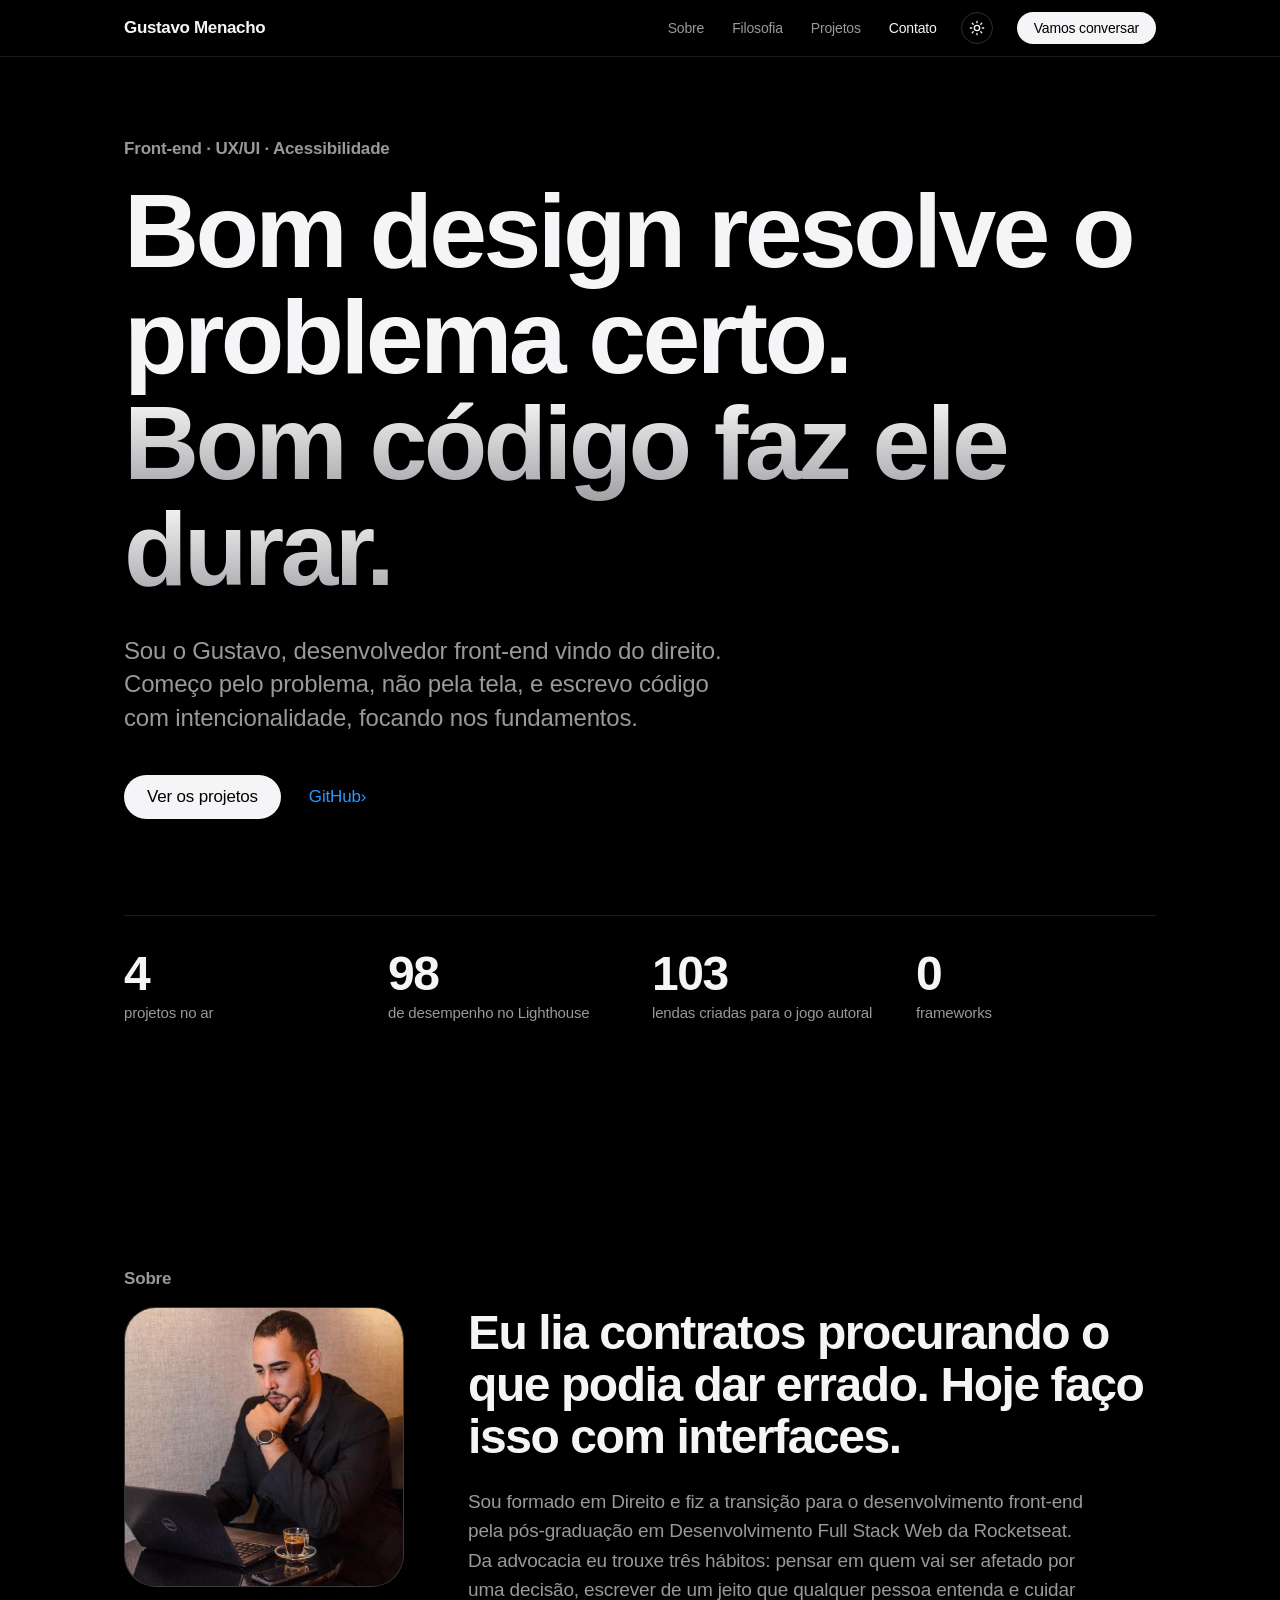
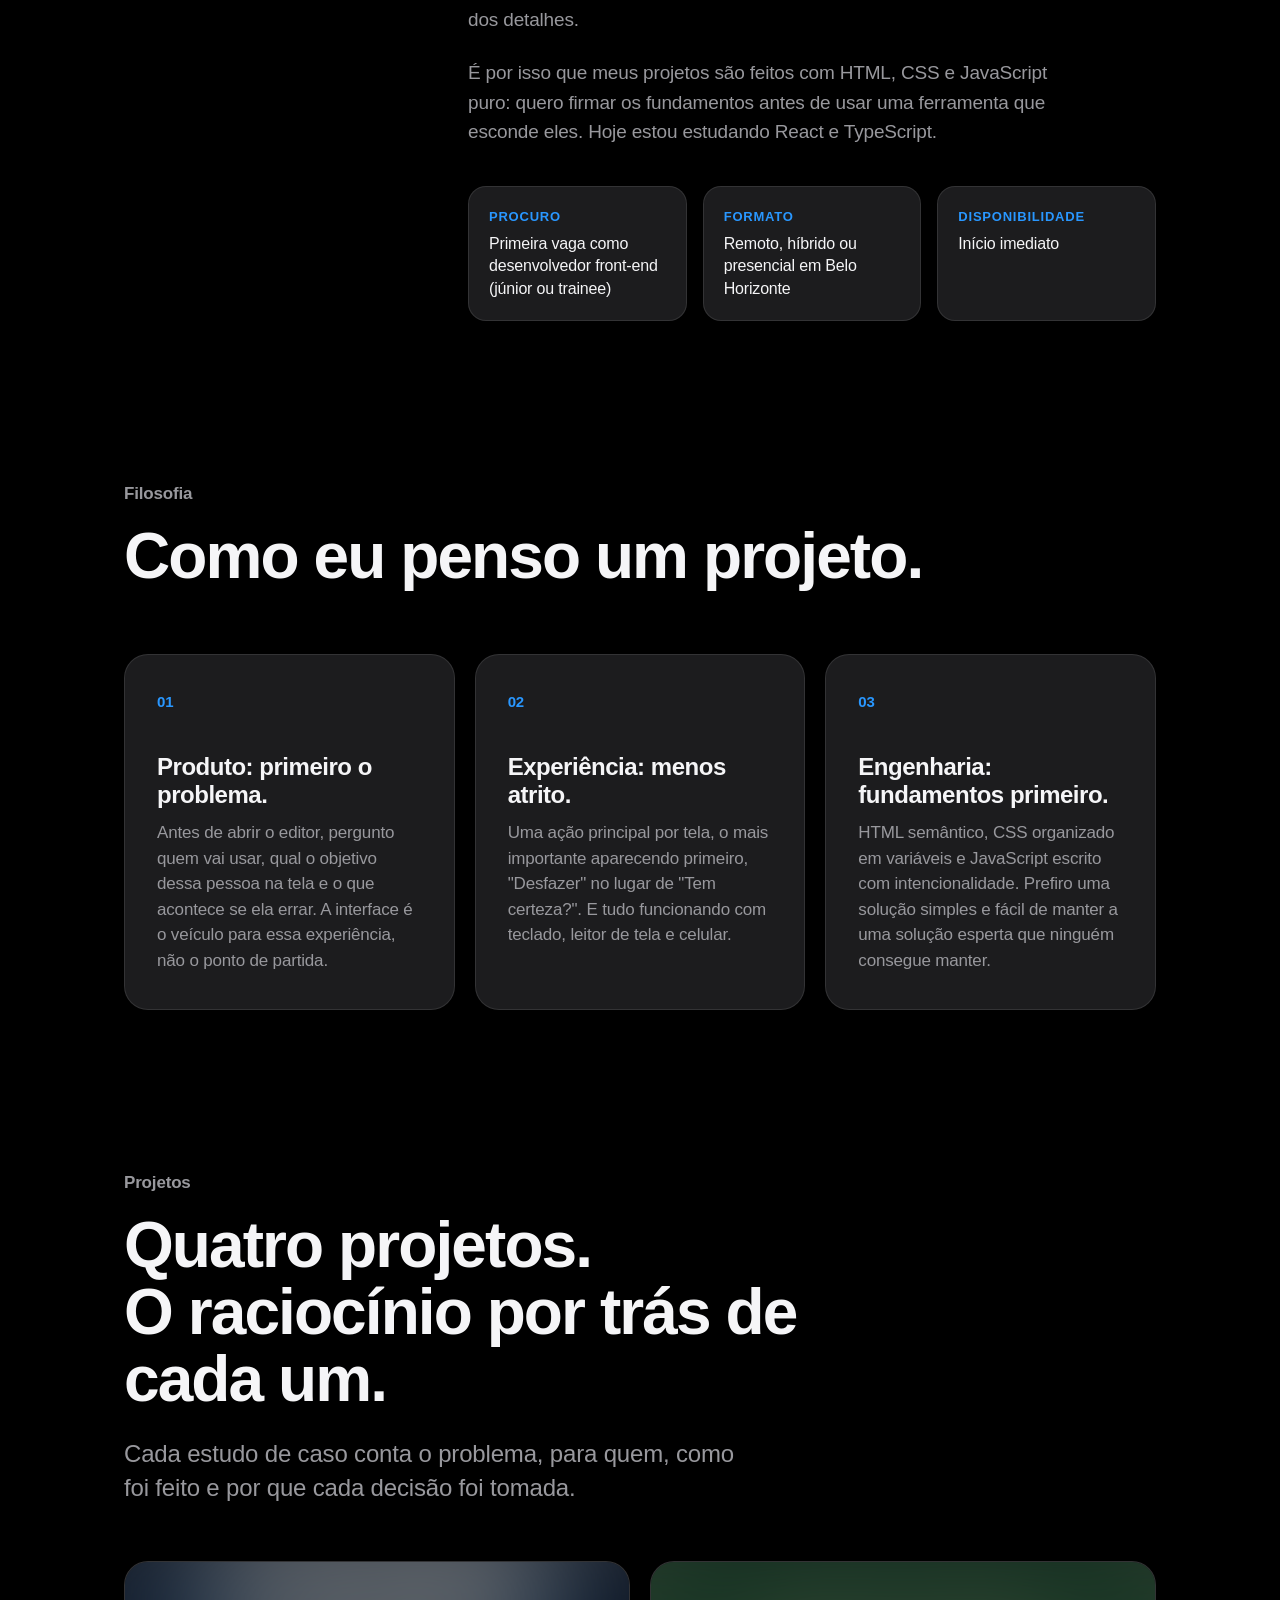
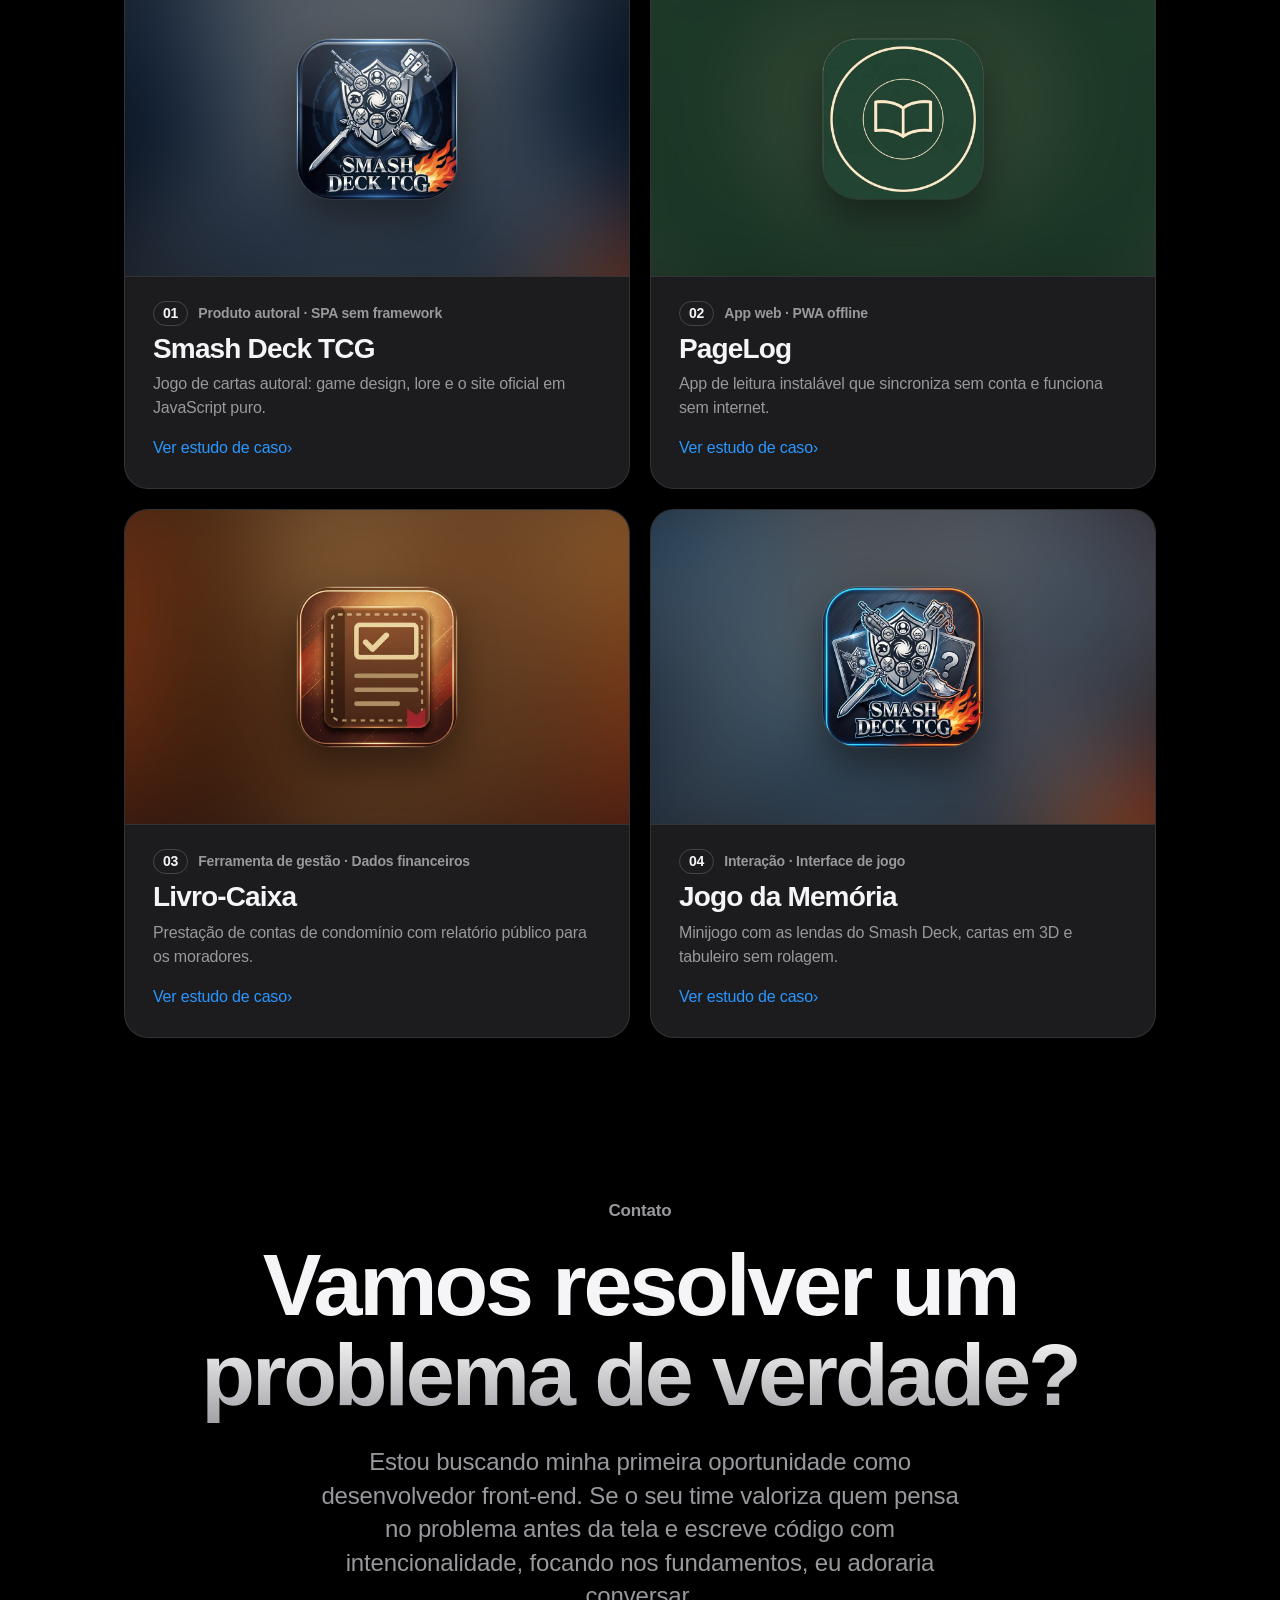
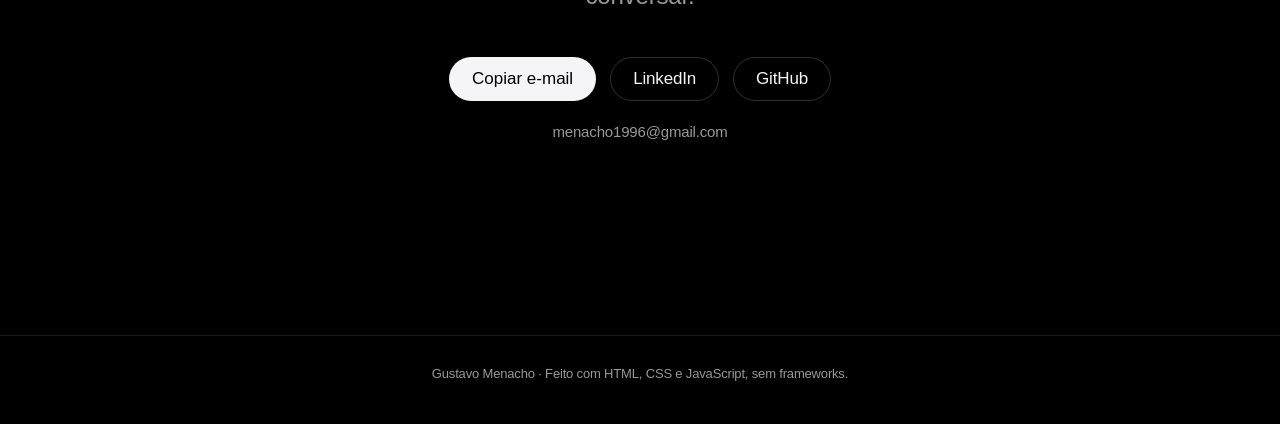
<file: index.html>
<!doctype html>
<html lang="pt-BR">
  <head>
    <meta charset="UTF-8" />
    <meta name="viewport" content="width=device-width, initial-scale=1.0" />
    <title>Gustavo Menacho · Desenvolvedor Front-end</title>
    <meta
      name="description"
      content="Portfólio de Gustavo Menacho, desenvolvedor front-end. Quatro projetos contados pelo problema, pelas decisões e pelos resultados."
    />
    <meta name="theme-color" content="#000000" />

    <!-- previa quando o link e compartilhado (LinkedIn, WhatsApp...) -->
    <!-- depois de publicar, troque o endereco abaixo pelo endereco real do site -->
    <meta property="og:type" content="website" />
    <meta property="og:locale" content="pt_BR" />
    <meta property="og:url" content="https://gustavomenacho.github.io/portfolio/" />
    <meta property="og:title" content="Gustavo Menacho · Desenvolvedor Front-end" />
    <meta property="og:description" content="Quatro projetos contados pelo problema, pelas decisões e pelos resultados. Do direito ao front-end." />
    <meta property="og:image" content="https://gustavomenacho.github.io/portfolio/assets/og-imagem.jpg" />
    <meta property="og:image:width" content="1200" />
    <meta property="og:image:height" content="630" />
    <meta property="og:image:alt" content="Gustavo Menacho, desenvolvedor front-end, e prévias de quatro projetos" />
    <meta name="twitter:card" content="summary_large_image" />
    <link
      rel="icon"
      href="data:image/svg+xml,%3Csvg xmlns='http://www.w3.org/2000/svg' viewBox='0 0 64 64'%3E%3Crect width='64' height='64' rx='14' fill='%23000'/%3E%3Ctext x='50%25' y='54%25' text-anchor='middle' dominant-baseline='middle' font-family='Helvetica,Arial' font-weight='700' font-size='36' fill='%23f5f5f7'%3EG%3C/text%3E%3C/svg%3E"
    />
    <link rel="stylesheet" href="style.css" />
    <!-- avisa o css que o javascript esta ligado (as animacoes so escondem o conteudo nesse caso) -->
    <script>
      document.documentElement.classList.add("js");

      // aplica o tema salvo antes da pagina aparecer (pra nao piscar)
      let temaSalvo = null;
      try {
        temaSalvo = localStorage.getItem("portfolio-tema");
      } catch (error) {}
      if (temaSalvo === "light") {
        document.documentElement.dataset.theme = "light";
      }
    </script>
  </head>
  <body>
    <a class="skip-link" href="#conteudo">Pular para o conteúdo</a>

    <!-- ========== NAVEGACAO ========== -->
    <header class="nav">
      <nav class="nav-inner" aria-label="Principal">
        <a class="nav-logo" href="#topo">Gustavo Menacho</a>
        <ul class="nav-links">
          <li><a href="#sobre">Sobre</a></li>
          <li><a href="#filosofia">Filosofia</a></li>
          <li><a href="#projetos">Projetos</a></li>
          <li><a href="#contato">Contato</a></li>
        </ul>
        <!-- botao de tema: no escuro mostra o sol, no claro mostra a lua -->
        <button class="tema-botao" type="button" id="temaBotao" aria-label="Ativar tema claro">
          <svg class="icone-sol" viewBox="0 0 24 24" aria-hidden="true">
            <circle cx="12" cy="12" r="4" />
            <path d="M12 2v2M12 20v2M4.9 4.9l1.4 1.4M17.7 17.7l1.4 1.4M2 12h2M20 12h2M4.9 19.1l1.4-1.4M17.7 6.3l1.4-1.4" />
          </svg>
          <svg class="icone-lua" viewBox="0 0 24 24" aria-hidden="true">
            <path d="M20 14.5A8 8 0 0 1 9.5 4a8 8 0 1 0 10.5 10.5Z" />
          </svg>
        </button>
        <a class="pill pill-small" href="#contato">Vamos conversar</a>
      </nav>
    </header>

    <main id="conteudo">
      <!-- ========== HERO ========== -->
      <section class="hero" id="topo" aria-labelledby="hero-titulo">
        <p class="eyebrow reveal">Front-end · UX/UI · Acessibilidade</p>
        <h1 id="hero-titulo" class="hero-titulo reveal">
          Bom design resolve o problema certo.<br />
          <span class="texto-metal">Bom código faz ele durar.</span>
        </h1>
        <p class="hero-sub reveal">
          Sou o Gustavo, desenvolvedor front-end vindo do direito. Começo pelo problema, não pela tela,
          e escrevo código com intencionalidade, focando nos fundamentos.
        </p>
        <div class="hero-acoes reveal">
          <a class="pill" href="#projetos">Ver os projetos</a>
          <a class="link-seta" href="https://github.com/gustavomenacho" target="_blank" rel="noopener">GitHub</a>
        </div>

        <!-- numeros reais dos projetos (troque se mudarem) -->
        <ul class="numeros reveal" aria-label="Números dos projetos">
          <li><strong>4</strong><span>projetos no ar</span></li>
          <li><strong>98</strong><span>de desempenho no Lighthouse</span></li>
          <li><strong>103</strong><span>lendas criadas para o jogo autoral</span></li>
          <li><strong>0</strong><span>frameworks</span></li>
        </ul>
      </section>

      <!-- ========== SOBRE MIM ========== -->
      <section class="secao" id="sobre" aria-labelledby="sobre-titulo">
        <p class="eyebrow reveal">Sobre</p>
        <div class="sobre">
          <!-- foto em assets/foto.jpg (quadrada). se o arquivo sumir, aparecem as iniciais -->
          <div class="sobre-foto reveal">
            <img src="assets/foto.jpg" alt="Foto de Gustavo Menacho" width="400" height="400" />
            <span aria-hidden="true">GM</span>
          </div>
          <div class="sobre-texto">
            <h2 id="sobre-titulo" class="sobre-titulo reveal">Eu lia contratos procurando o que podia dar errado. Hoje faço isso com interfaces.</h2>
            <p class="reveal">
              Sou formado em Direito e fiz a transição para o desenvolvimento front-end pela pós-graduação
              em Desenvolvimento Full Stack Web da Rocketseat. Da advocacia eu trouxe três hábitos: pensar em quem vai ser afetado por uma decisão,
              escrever de um jeito que qualquer pessoa entenda e cuidar dos detalhes.
            </p>
            <p class="reveal">
              É por isso que meus projetos são feitos com HTML, CSS e JavaScript puro: quero firmar os fundamentos
              antes de usar uma ferramenta que esconde eles. Hoje estou estudando React e TypeScript.
            </p>

            <!-- confira e ajuste estas informacoes -->
            <dl class="procuro reveal">
              <div>
                <dt>Procuro</dt>
                <dd>Primeira vaga como desenvolvedor front-end (júnior ou trainee)</dd>
              </div>
              <div>
                <dt>Formato</dt>
                <dd>Remoto, híbrido ou presencial em Belo Horizonte</dd>
              </div>
              <div>
                <dt>Disponibilidade</dt>
                <dd>Início imediato</dd>
              </div>
            </dl>
          </div>
        </div>
      </section>

      <!-- ========== MANIFESTO ========== -->
      <section class="secao" id="filosofia" aria-labelledby="filosofia-titulo">
        <p class="eyebrow reveal">Filosofia</p>
        <h2 id="filosofia-titulo" class="secao-titulo reveal">Como eu penso um projeto.</h2>

        <div class="pilares">
          <article class="pilar reveal">
            <span class="pilar-numero" aria-hidden="true">01</span>
            <h3>Produto: primeiro o problema.</h3>
            <p>
              Antes de abrir o editor, pergunto quem vai usar, qual o objetivo dessa pessoa na tela e o que
              acontece se ela errar. A interface é o veículo para essa experiência, não o ponto de partida.
            </p>
          </article>
          <article class="pilar reveal">
            <span class="pilar-numero" aria-hidden="true">02</span>
            <h3>Experiência: menos atrito.</h3>
            <p>
              Uma ação principal por tela, o mais importante aparecendo primeiro, "Desfazer" no lugar de
              "Tem certeza?". E tudo funcionando com teclado, leitor de tela e celular.
            </p>
          </article>
          <article class="pilar reveal">
            <span class="pilar-numero" aria-hidden="true">03</span>
            <h3>Engenharia: fundamentos primeiro.</h3>
            <p>
              HTML semântico, CSS organizado em variáveis e JavaScript escrito com intencionalidade. Prefiro
              uma solução simples e fácil de manter a uma solução esperta que ninguém consegue manter.
            </p>
          </article>
        </div>
      </section>

      <!-- ========== PROJETOS ========== -->
      <section class="secao" id="projetos" aria-labelledby="projetos-titulo">
        <p class="eyebrow reveal">Projetos</p>
        <h2 id="projetos-titulo" class="secao-titulo reveal">Quatro projetos.<br />O raciocínio por trás de cada um.</h2>
        <p class="secao-sub reveal">
          Cada estudo de caso conta o problema, para quem, como foi feito e por que cada decisão foi tomada.
        </p>

        <!-- cada projeto tem a sua pagina em projetos/. para adicionar um projeto novo, copie uma
             dessas paginas e coloque mais um cartao aqui (com o icone do app em assets/icone-nome.webp) -->
        <div class="projetos-grid">
          <a class="projeto-card reveal" href="projetos/smash-deck.html">
            <span class="projeto-card-imagem">
              <img class="projeto-card-fundo" src="assets/icone-smash.webp" alt="" loading="lazy" />
              <img class="projeto-card-icone" src="assets/icone-smash.webp" alt="" width="160" height="160" loading="lazy" />
            </span>
            <span class="projeto-card-texto">
              <span class="projeto-card-categoria"><span>01</span> Produto autoral · SPA sem framework</span>
              <strong>Smash Deck TCG</strong>
              <span class="projeto-card-linha">Jogo de cartas autoral: game design, lore e o site oficial em JavaScript puro.</span>
              <span class="link-seta">Ver estudo de caso</span>
            </span>
          </a>
          <a class="projeto-card reveal" href="projetos/pagelog.html">
            <span class="projeto-card-imagem">
              <img class="projeto-card-fundo" src="assets/icone-pagelog.webp" alt="" loading="lazy" />
              <img class="projeto-card-icone" src="assets/icone-pagelog.webp" alt="" width="160" height="160" loading="lazy" />
            </span>
            <span class="projeto-card-texto">
              <span class="projeto-card-categoria"><span>02</span> App web · PWA offline</span>
              <strong>PageLog</strong>
              <span class="projeto-card-linha">App de leitura instalável que sincroniza sem conta e funciona sem internet.</span>
              <span class="link-seta">Ver estudo de caso</span>
            </span>
          </a>
          <a class="projeto-card reveal" href="projetos/livro-caixa.html">
            <span class="projeto-card-imagem">
              <img class="projeto-card-fundo" src="assets/icone-livro.webp" alt="" loading="lazy" />
              <img class="projeto-card-icone" src="assets/icone-livro.webp" alt="" width="160" height="160" loading="lazy" />
            </span>
            <span class="projeto-card-texto">
              <span class="projeto-card-categoria"><span>03</span> Ferramenta de gestão · Dados financeiros</span>
              <strong>Livro-Caixa</strong>
              <span class="projeto-card-linha">Prestação de contas de condomínio com relatório público para os moradores.</span>
              <span class="link-seta">Ver estudo de caso</span>
            </span>
          </a>
          <a class="projeto-card reveal" href="projetos/jogo-da-memoria.html">
            <span class="projeto-card-imagem">
              <img class="projeto-card-fundo" src="assets/icone-memoria.webp" alt="" loading="lazy" />
              <img class="projeto-card-icone" src="assets/icone-memoria.webp" alt="" width="160" height="160" loading="lazy" />
            </span>
            <span class="projeto-card-texto">
              <span class="projeto-card-categoria"><span>04</span> Interação · Interface de jogo</span>
              <strong>Jogo da Memória</strong>
              <span class="projeto-card-linha">Minijogo com as lendas do Smash Deck, cartas em 3D e tabuleiro sem rolagem.</span>
              <span class="link-seta">Ver estudo de caso</span>
            </span>
          </a>
        </div>
      </section>

      <!-- ========== CONTATO ========== -->
      <section class="secao contato" id="contato" aria-labelledby="contato-titulo">
        <p class="eyebrow reveal">Contato</p>
        <h2 id="contato-titulo" class="contato-titulo reveal">
          Vamos resolver um<br /><span class="texto-metal">problema de verdade?</span>
        </h2>
        <p class="secao-sub reveal">
          Estou buscando minha primeira oportunidade como desenvolvedor front-end. Se o seu time valoriza quem
          pensa no problema antes da tela e escreve código com intencionalidade, focando nos fundamentos,
          eu adoraria conversar.
        </p>
        <div class="contato-acoes reveal">
          <!-- troque o e-mail aqui e no data-email -->
          <button class="pill" type="button" id="copiarEmail" data-email="menacho1996@gmail.com">
            <span id="copiarTexto">Copiar e-mail</span>
          </button>
          <a class="pill pill-ghost" href="https://www.linkedin.com/in/gustavomenacho/" target="_blank" rel="noopener">LinkedIn</a>
          <a class="pill pill-ghost" href="https://github.com/gustavomenacho" target="_blank" rel="noopener">GitHub</a>
        </div>
        <p class="contato-email reveal">menacho1996@gmail.com</p>
        <p class="aviso" id="aviso" role="status" aria-live="polite"></p>
      </section>
    </main>

    <footer class="rodape">
      <p>Gustavo Menacho · Feito com HTML, CSS e JavaScript, sem frameworks.</p>
    </footer>


    <script src="script.js"></script>
  </body>
</html>
</file>
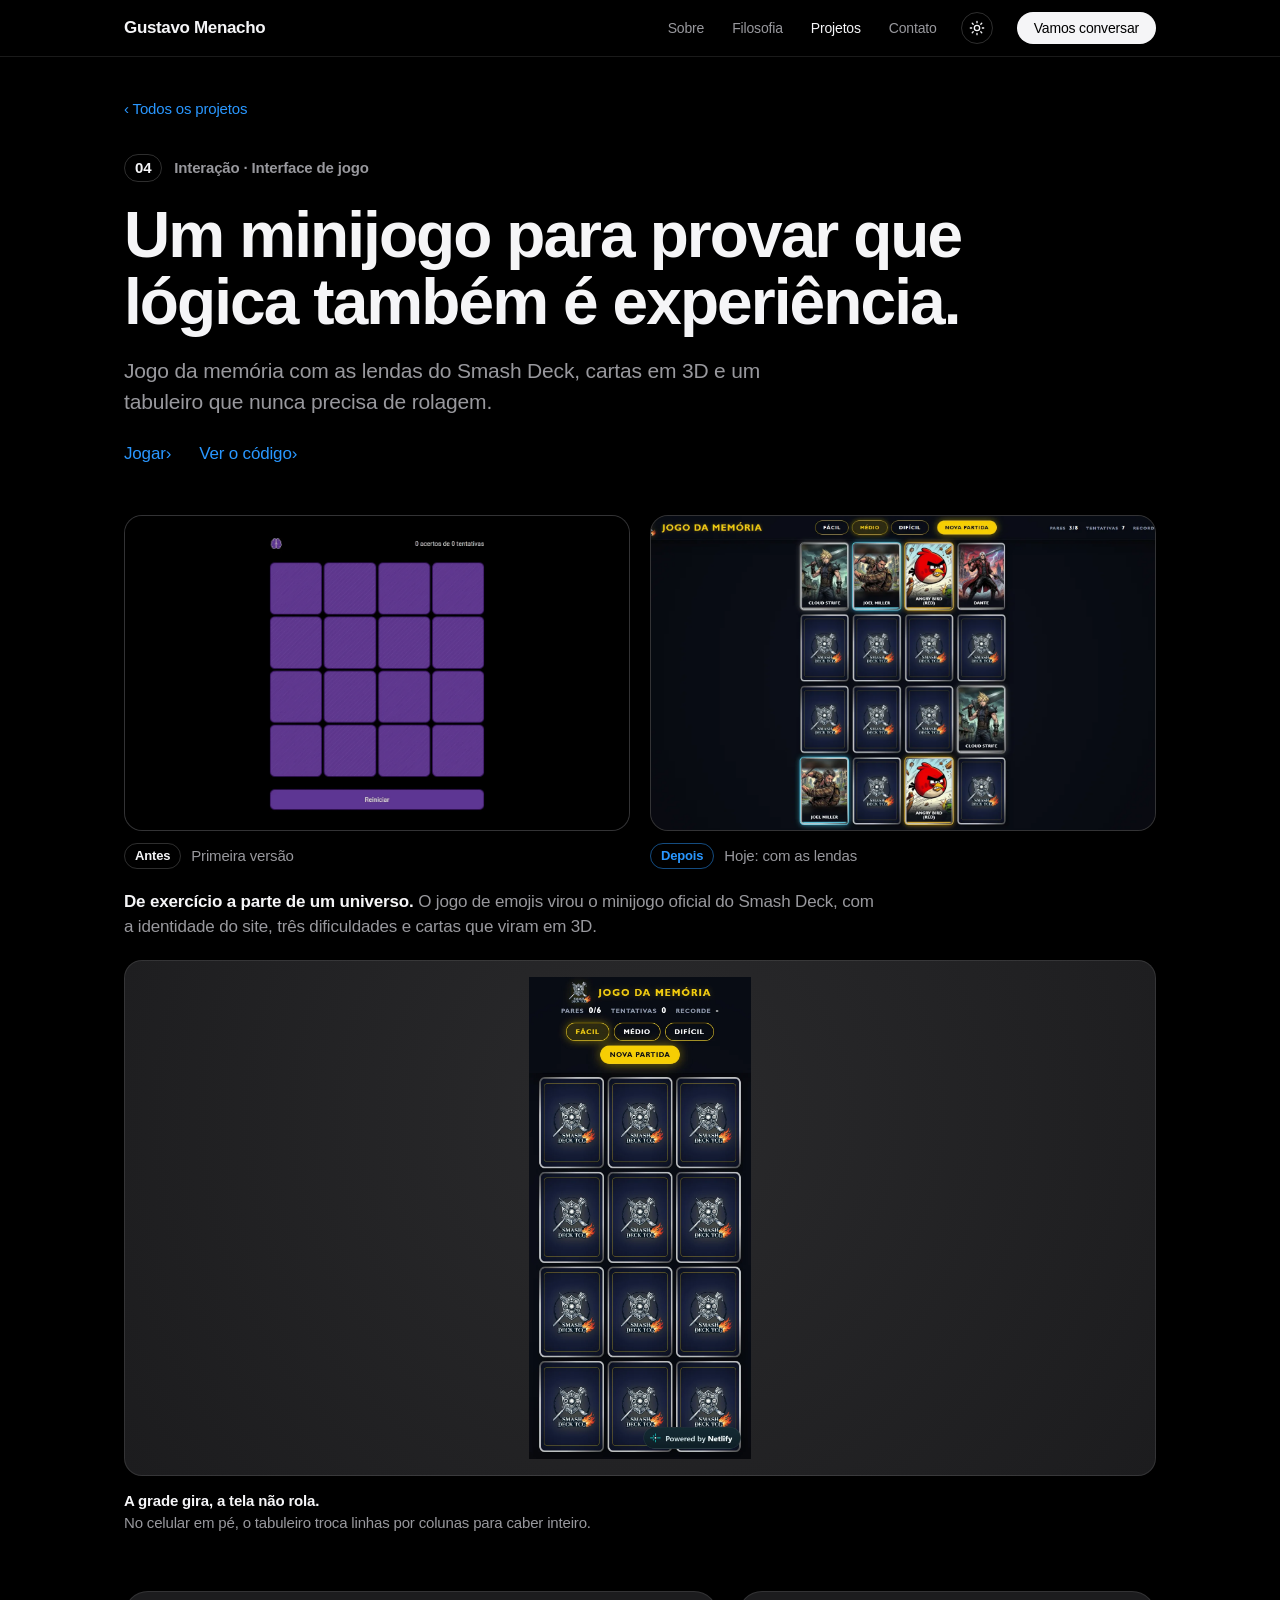
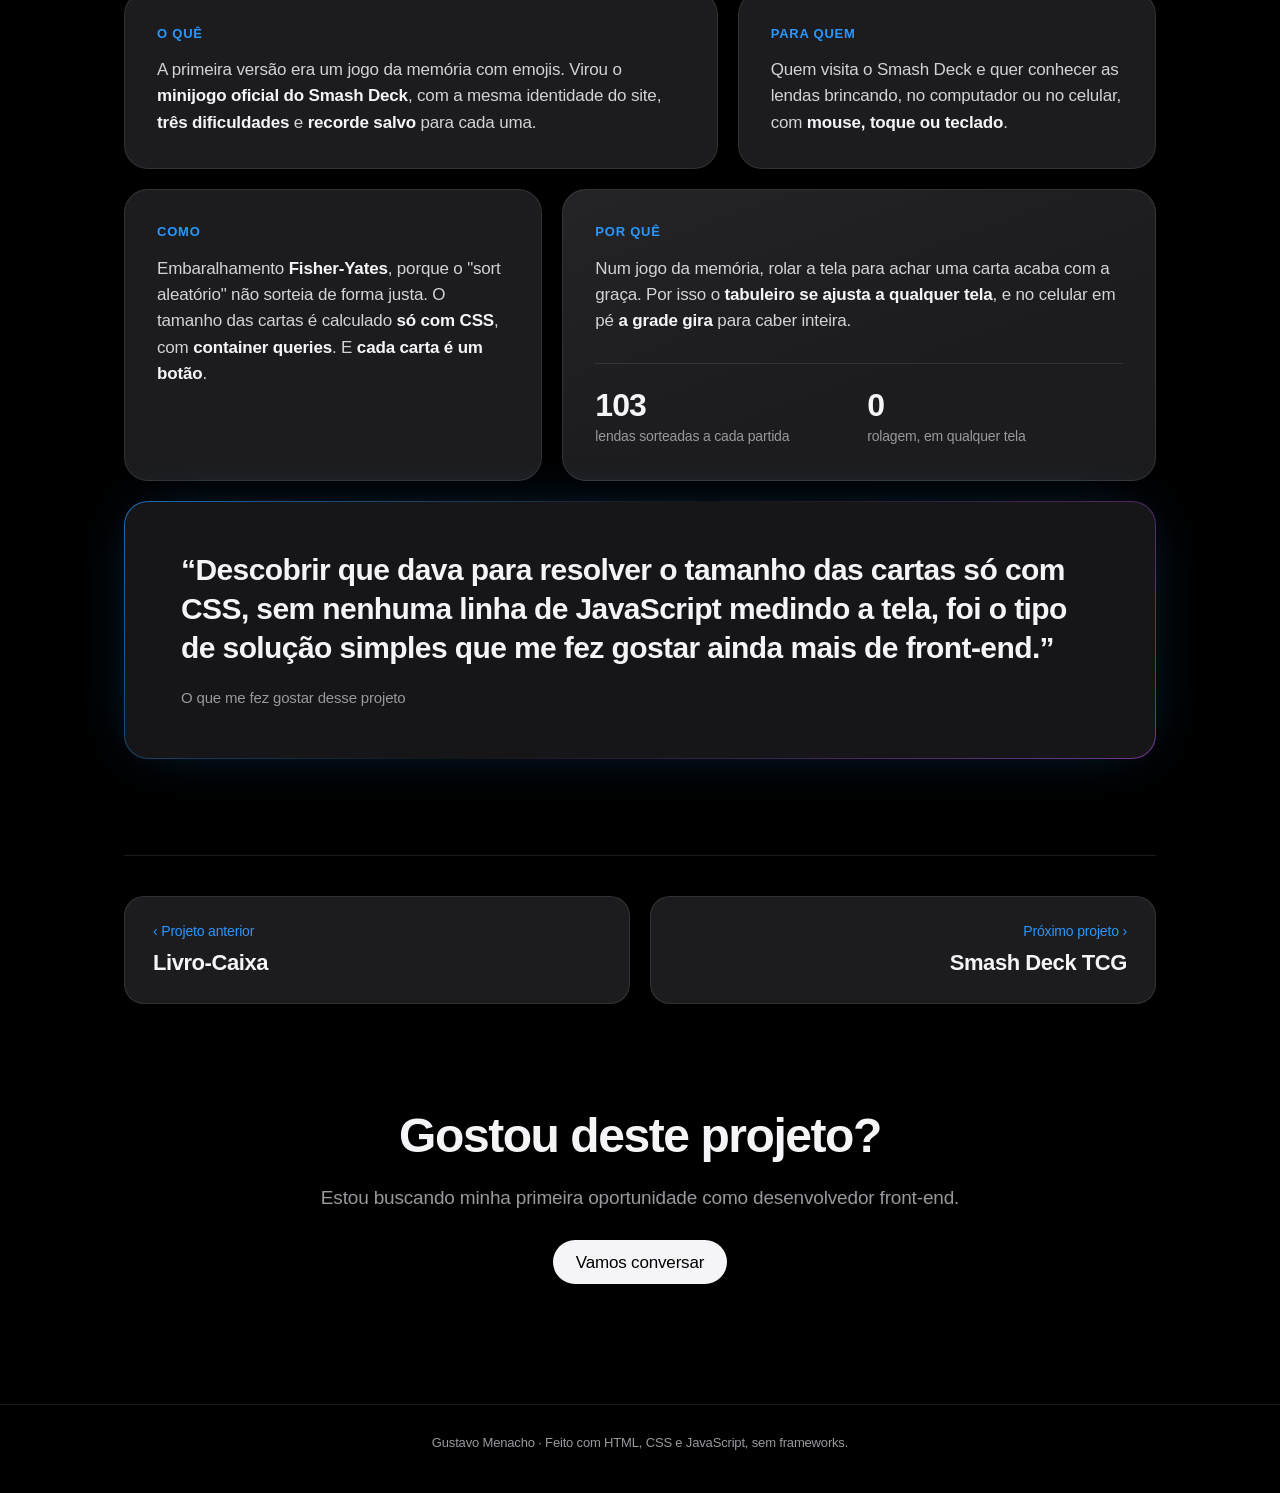
<file: projetos/jogo-da-memoria.html>
<!doctype html>
<html lang="pt-BR">
  <head>
    <meta charset="UTF-8" />
    <meta name="viewport" content="width=device-width, initial-scale=1.0" />
    <title>Jogo da Memória · Gustavo Menacho</title>
    <meta name="description" content="Jogo da memória com as lendas do Smash Deck, cartas em 3D e um tabuleiro que nunca precisa de rolagem." />
    <meta name="theme-color" content="#000000" />

    <!-- previa quando o link e compartilhado (troque o endereco depois de publicar) -->
    <meta property="og:type" content="article" />
    <meta property="og:locale" content="pt_BR" />
    <meta property="og:url" content="https://gustavomenacho.github.io/portfolio/projetos/jogo-da-memoria.html" />
    <meta property="og:title" content="Jogo da Memória · Estudo de caso de Gustavo Menacho" />
    <meta property="og:description" content="Jogo da memória com as lendas do Smash Deck, cartas em 3D e um tabuleiro que nunca precisa de rolagem." />
    <meta property="og:image" content="https://gustavomenacho.github.io/portfolio/assets/memoria-partida.webp" />
    <meta name="twitter:card" content="summary_large_image" />
    <link
      rel="icon"
      href="data:image/svg+xml,%3Csvg xmlns='http://www.w3.org/2000/svg' viewBox='0 0 64 64'%3E%3Crect width='64' height='64' rx='14' fill='%23000'/%3E%3Ctext x='50%25' y='54%25' text-anchor='middle' dominant-baseline='middle' font-family='Helvetica,Arial' font-weight='700' font-size='36' fill='%23f5f5f7'%3EG%3C/text%3E%3C/svg%3E"
    />
    <link rel="stylesheet" href="../style.css" />
    <!-- avisa o css que o javascript esta ligado (as animacoes so escondem o conteudo nesse caso) -->
    <script>
      document.documentElement.classList.add("js");

      // aplica o tema salvo antes da pagina aparecer (pra nao piscar)
      let temaSalvo = null;
      try {
        temaSalvo = localStorage.getItem("portfolio-tema");
      } catch (error) {}
      if (temaSalvo === "light") {
        document.documentElement.dataset.theme = "light";
      }
    </script>
  </head>
  <body class="pagina-projeto">
    <a class="skip-link" href="#conteudo">Pular para o conteúdo</a>

    <header class="nav">
      <nav class="nav-inner" aria-label="Principal">
        <a class="nav-logo" href="../index.html">Gustavo Menacho</a>
        <ul class="nav-links">
          <li><a href="../index.html#sobre">Sobre</a></li>
          <li><a href="../index.html#filosofia">Filosofia</a></li>
          <li><a href="../index.html#projetos" class="ativo" aria-current="page">Projetos</a></li>
          <li><a href="../index.html#contato">Contato</a></li>
        </ul>
        <!-- botao de tema: no escuro mostra o sol, no claro mostra a lua -->
        <button class="tema-botao" type="button" id="temaBotao" aria-label="Ativar tema claro">
          <svg class="icone-sol" viewBox="0 0 24 24" aria-hidden="true">
            <circle cx="12" cy="12" r="4" />
            <path d="M12 2v2M12 20v2M4.9 4.9l1.4 1.4M17.7 17.7l1.4 1.4M2 12h2M20 12h2M4.9 19.1l1.4-1.4M17.7 6.3l1.4-1.4" />
          </svg>
          <svg class="icone-lua" viewBox="0 0 24 24" aria-hidden="true">
            <path d="M20 14.5A8 8 0 0 1 9.5 4a8 8 0 1 0 10.5 10.5Z" />
          </svg>
        </button>
        <a class="pill pill-small" href="../index.html#contato">Vamos conversar</a>
      </nav>
    </header>

    <main id="conteudo" class="secao">
      <a class="voltar" href="../index.html#projetos">‹ Todos os projetos</a>

        <article class="projeto" id="projeto-memoria" aria-labelledby="p4-titulo">
          <header class="projeto-topo reveal">
            <p class="projeto-categoria"><span>04</span> Interação · Interface de jogo</p>
            <h1 id="p4-titulo" class="projeto-titulo">Um minijogo para provar que lógica também é experiência.</h1>
            <p class="projeto-resumo">
              Jogo da memória com as lendas do Smash Deck, cartas em 3D e um tabuleiro que nunca precisa de rolagem.
            </p>
            <p class="projeto-links">
              <a class="link-seta" href="https://smashdecktcg-memoria.netlify.app" target="_blank" rel="noopener">Jogar</a>
              <a class="link-seta" href="https://github.com/gustavomenacho/Memory-Game" target="_blank" rel="noopener">Ver o código</a>
            </p>
          </header>

          <!-- antes e depois: a imagem principal do projeto -->
          <div class="antes-depois reveal">
            <figure class="ad-item">
              <button class="foto-botao" type="button" data-full="../assets/memoria-antes.webp" aria-label="Ampliar: primeira versão do jogo, com cartas roxas e emojis">
                <img src="../assets/memoria-antes.webp" alt="primeira versão do jogo, com cartas roxas e emojis" loading="lazy" />
              </button>
              <figcaption><span class="ad-tag">Antes</span> Primeira versão</figcaption>
            </figure>
            <figure class="ad-item">
              <button class="foto-botao" type="button" data-full="../assets/memoria-partida.webp" aria-label="Ampliar: jogo atual com as lendas do Smash Deck">
                <img src="../assets/memoria-partida.webp" alt="jogo atual com as lendas do Smash Deck" loading="lazy" />
              </button>
              <figcaption><span class="ad-tag ad-tag-depois">Depois</span> Hoje: com as lendas</figcaption>
            </figure>
            <p class="ad-legenda"><strong>De exercício a parte de um universo.</strong> O jogo de emojis virou o minijogo oficial do Smash Deck, com a identidade do site, três dificuldades e cartas que viram em 3D.</p>
          </div>

          <div class="galeria galeria-1">
            <figure class="foto foto-celular reveal">
              <button class="foto-botao" type="button" data-full="../assets/memoria-celular.webp" aria-label="Ampliar: jogo da memória no celular">
                <img src="../assets/memoria-celular.webp" alt="Jogo da memória no celular, com a grade de cartas em pé" loading="lazy" />
              </button>
              <figcaption>
                <strong>A grade gira, a tela não rola.</strong>
                No celular em pé, o tabuleiro troca linhas por colunas para caber inteiro.
              </figcaption>
            </figure>
          </div>

          <div class="bento">
            <div class="card card-grande reveal">
              <h2 class="card-rotulo">O quê</h2>
              <p>
                A primeira versão era um jogo da memória com emojis. Virou o <strong>minijogo oficial do Smash Deck</strong>,
                com a mesma identidade do site, <strong>três dificuldades</strong> e <strong>recorde salvo</strong> para cada uma.
              </p>
            </div>
            <div class="card reveal">
              <h2 class="card-rotulo">Para quem</h2>
              <p>
                Quem visita o Smash Deck e quer conhecer as lendas brincando, no computador ou no celular,
                com <strong>mouse, toque ou teclado</strong>.
              </p>
            </div>
            <div class="card reveal">
              <h2 class="card-rotulo">Como</h2>
              <p>
                Embaralhamento <strong>Fisher-Yates</strong>, porque o "sort aleatório" não sorteia de forma justa. O tamanho
                das cartas é calculado <strong>só com CSS</strong>, com <strong>container queries</strong>. E <strong>cada carta é um botão</strong>.
              </p>
            </div>
            <div class="card card-grande card-metricas reveal">
              <h2 class="card-rotulo">Por quê</h2>
              <p>
                Num jogo da memória, rolar a tela para achar uma carta acaba com a graça. Por isso o <strong>tabuleiro
                se ajusta a qualquer tela</strong>, e no celular em pé <strong>a grade gira</strong> para caber inteira.
              </p>
              <ul class="metricas">
                <li><strong>103</strong><span>lendas sorteadas a cada partida</span></li>
                <li><strong>0</strong><span>rolagem, em qualquer tela</span></li>
              </ul>
            </div>
          </div>

          <blockquote class="entusiasmo reveal">
            <p>
              “Descobrir que dava para resolver o tamanho das cartas só com CSS, sem nenhuma linha de JavaScript
              medindo a tela, foi o tipo de solução simples que me fez gostar ainda mais de front-end.”
            </p>
            <footer>O que me fez gostar desse projeto</footer>
          </blockquote>
        </article>

      <!-- navegacao entre os projetos -->
      <nav class="outros-projetos" aria-label="Outros projetos">
        <a class="outro-projeto" href="livro-caixa.html">
          <span>‹ Projeto anterior</span>
          <strong>Livro-Caixa</strong>
        </a>
        <a class="outro-projeto outro-projeto-proximo" href="smash-deck.html">
          <span>Próximo projeto ›</span>
          <strong>Smash Deck TCG</strong>
        </a>
      </nav>

      <section class="cta-projeto" aria-labelledby="cta-titulo">
        <h2 id="cta-titulo">Gostou deste projeto?</h2>
        <p>Estou buscando minha primeira oportunidade como desenvolvedor front-end.</p>
        <a class="pill" href="../index.html#contato">Vamos conversar</a>
      </section>
    </main>

    <footer class="rodape">
      <p>Gustavo Menacho · Feito com HTML, CSS e JavaScript, sem frameworks.</p>
    </footer>

    <!-- janela para ampliar as imagens -->
    <dialog class="lightbox" id="lightbox" aria-label="Imagem ampliada">
      <button class="lightbox-fechar" type="button" id="fecharLightbox" aria-label="Fechar">×</button>
      <figure class="lightbox-figura">
        <img id="lightboxImg" alt="" />
        <figcaption id="lightboxLegenda"></figcaption>
      </figure>
    </dialog>

    <script src="../script.js"></script>
  </body>
</html>
</file>
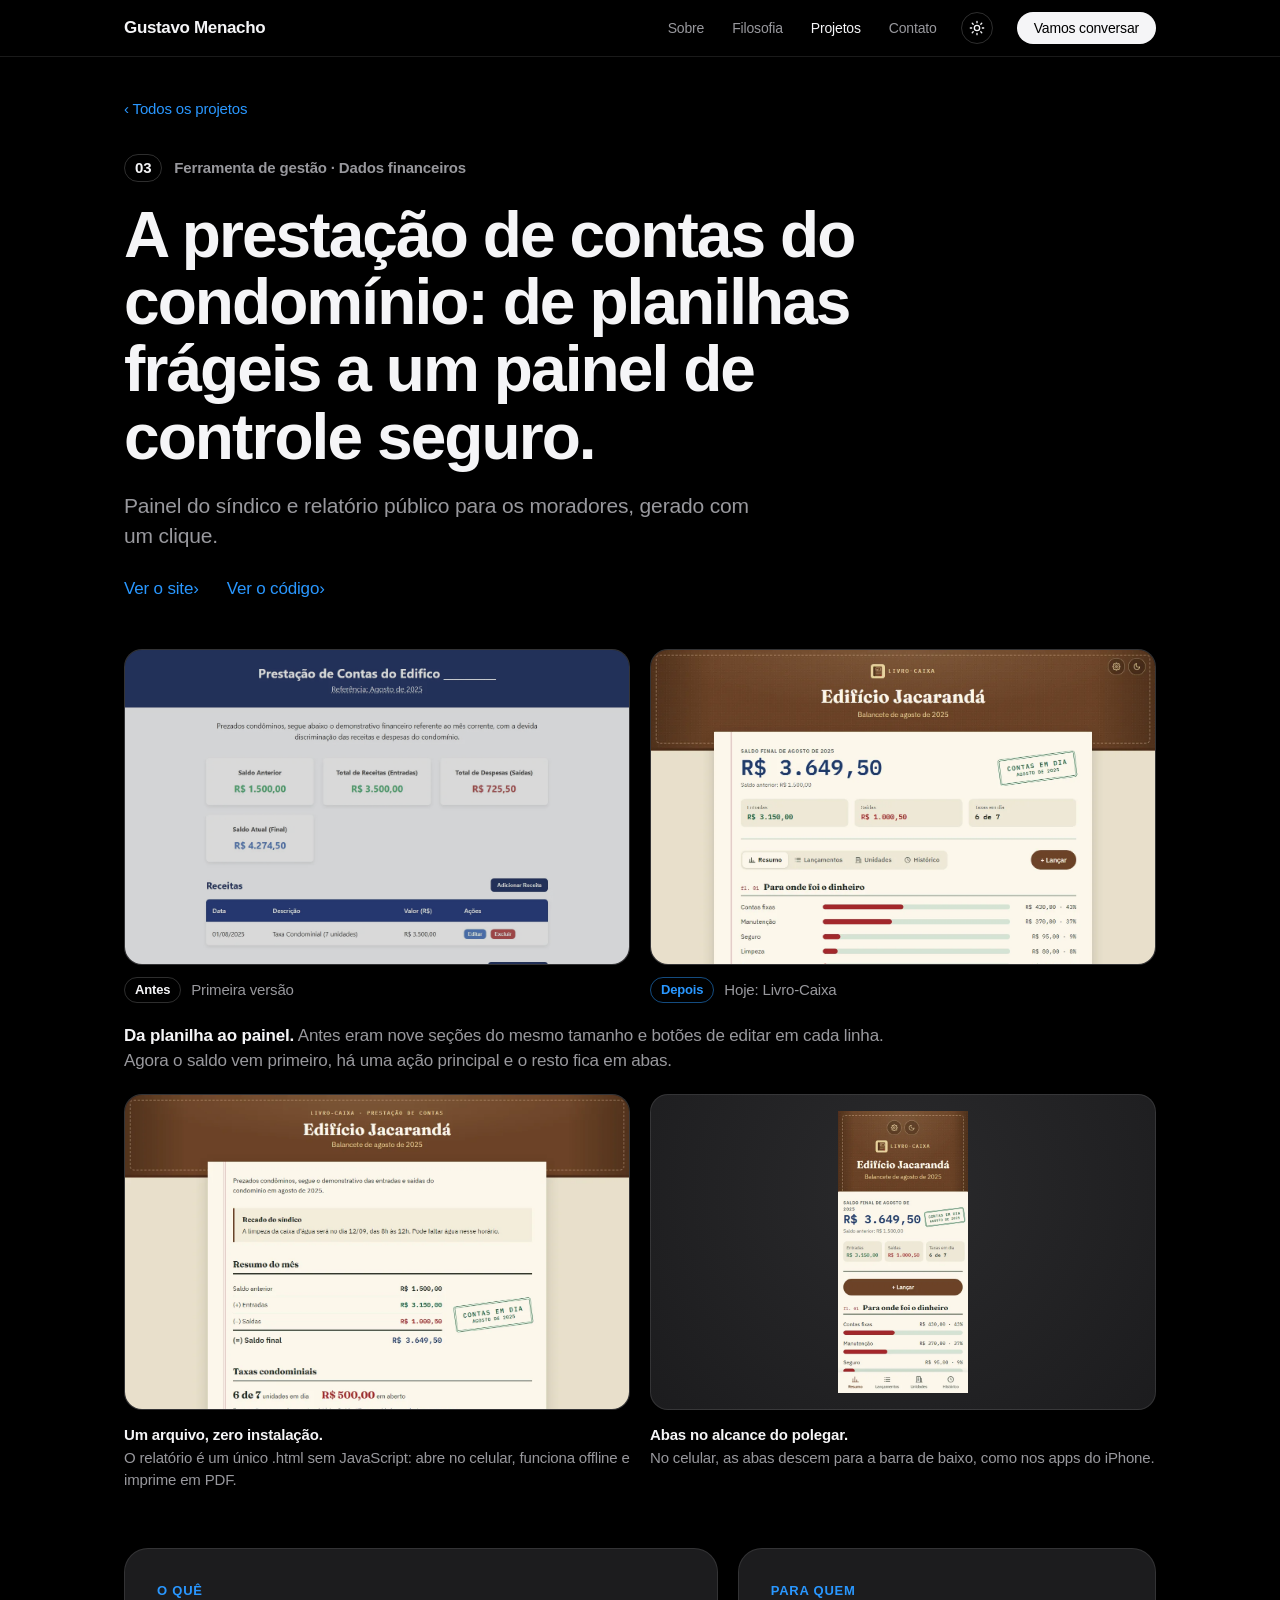
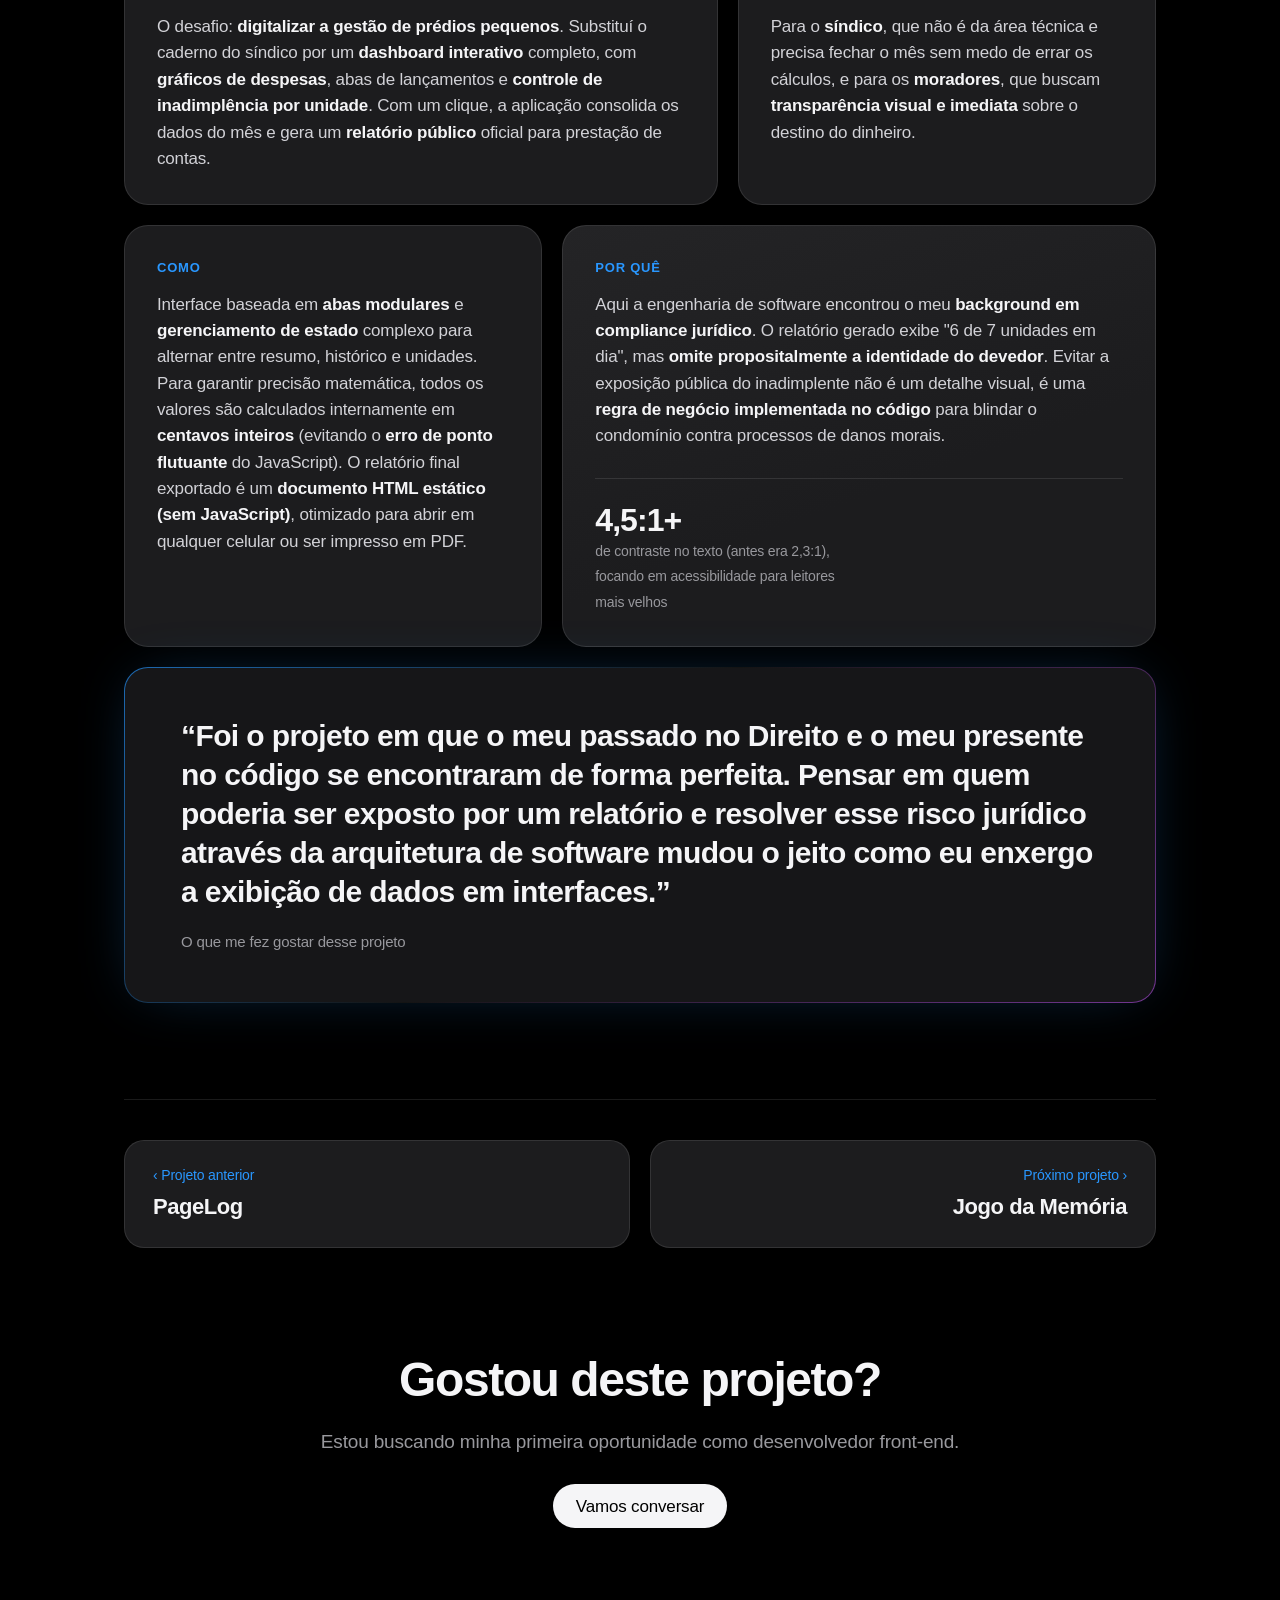
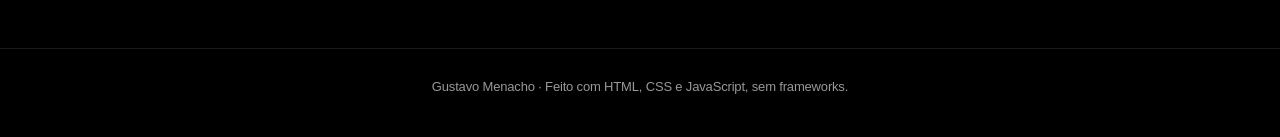
<file: projetos/livro-caixa.html>
<!doctype html>
<html lang="pt-BR">
  <head>
    <meta charset="UTF-8" />
    <meta name="viewport" content="width=device-width, initial-scale=1.0" />
    <title>Livro-Caixa · Gustavo Menacho</title>
    <meta name="description" content="Painel do síndico e relatório público para os moradores, gerado com um clique." />
    <meta name="theme-color" content="#000000" />

    <!-- previa quando o link e compartilhado (troque o endereco depois de publicar) -->
    <meta property="og:type" content="article" />
    <meta property="og:locale" content="pt_BR" />
    <meta property="og:url" content="https://gustavomenacho.github.io/portfolio/projetos/livro-caixa.html" />
    <meta property="og:title" content="Livro-Caixa · Estudo de caso de Gustavo Menacho" />
    <meta property="og:description" content="Painel do síndico e relatório público para os moradores, gerado com um clique." />
    <meta property="og:image" content="https://gustavomenacho.github.io/portfolio/assets/livro-resumo.webp" />
    <meta name="twitter:card" content="summary_large_image" />
    <link
      rel="icon"
      href="data:image/svg+xml,%3Csvg xmlns='http://www.w3.org/2000/svg' viewBox='0 0 64 64'%3E%3Crect width='64' height='64' rx='14' fill='%23000'/%3E%3Ctext x='50%25' y='54%25' text-anchor='middle' dominant-baseline='middle' font-family='Helvetica,Arial' font-weight='700' font-size='36' fill='%23f5f5f7'%3EG%3C/text%3E%3C/svg%3E"
    />
    <link rel="stylesheet" href="../style.css" />
    <!-- avisa o css que o javascript esta ligado (as animacoes so escondem o conteudo nesse caso) -->
    <script>
      document.documentElement.classList.add("js");

      // aplica o tema salvo antes da pagina aparecer (pra nao piscar)
      let temaSalvo = null;
      try {
        temaSalvo = localStorage.getItem("portfolio-tema");
      } catch (error) {}
      if (temaSalvo === "light") {
        document.documentElement.dataset.theme = "light";
      }
    </script>
  </head>
  <body class="pagina-projeto">
    <a class="skip-link" href="#conteudo">Pular para o conteúdo</a>

    <header class="nav">
      <nav class="nav-inner" aria-label="Principal">
        <a class="nav-logo" href="../index.html">Gustavo Menacho</a>
        <ul class="nav-links">
          <li><a href="../index.html#sobre">Sobre</a></li>
          <li><a href="../index.html#filosofia">Filosofia</a></li>
          <li><a href="../index.html#projetos" class="ativo" aria-current="page">Projetos</a></li>
          <li><a href="../index.html#contato">Contato</a></li>
        </ul>
        <!-- botao de tema: no escuro mostra o sol, no claro mostra a lua -->
        <button class="tema-botao" type="button" id="temaBotao" aria-label="Ativar tema claro">
          <svg class="icone-sol" viewBox="0 0 24 24" aria-hidden="true">
            <circle cx="12" cy="12" r="4" />
            <path d="M12 2v2M12 20v2M4.9 4.9l1.4 1.4M17.7 17.7l1.4 1.4M2 12h2M20 12h2M4.9 19.1l1.4-1.4M17.7 6.3l1.4-1.4" />
          </svg>
          <svg class="icone-lua" viewBox="0 0 24 24" aria-hidden="true">
            <path d="M20 14.5A8 8 0 0 1 9.5 4a8 8 0 1 0 10.5 10.5Z" />
          </svg>
        </button>
        <a class="pill pill-small" href="../index.html#contato">Vamos conversar</a>
      </nav>
    </header>

    <main id="conteudo" class="secao">
      <a class="voltar" href="../index.html#projetos">‹ Todos os projetos</a>

        <article class="projeto" id="projeto-livro" aria-labelledby="p3-titulo">
          <header class="projeto-topo reveal">
            <p class="projeto-categoria"><span>03</span> Ferramenta de gestão · Dados financeiros</p>
            <h1 id="p3-titulo" class="projeto-titulo">A prestação de contas do condomínio: de planilhas frágeis a um painel de controle seguro.</h1>
            <p class="projeto-resumo">
              Painel do síndico e relatório público para os moradores, gerado com um clique.
            </p>
            <p class="projeto-links">
              <a class="link-seta" href="https://livro-caixa-condominio.netlify.app" target="_blank" rel="noopener">Ver o site</a>
              <a class="link-seta" href="https://github.com/gustavomenacho/Dashboard-Financeiro-Condominio" target="_blank" rel="noopener">Ver o código</a>
            </p>
          </header>

          <!-- antes e depois: a imagem principal do projeto -->
          <div class="antes-depois reveal">
            <figure class="ad-item">
              <button class="foto-botao" type="button" data-full="../assets/livro-antes.webp" aria-label="Ampliar: primeira versão, uma página longa com tabelas">
                <img src="../assets/livro-antes.webp" alt="primeira versão, uma página longa com tabelas" loading="lazy" />
              </button>
              <figcaption><span class="ad-tag">Antes</span> Primeira versão</figcaption>
            </figure>
            <figure class="ad-item">
              <button class="foto-botao" type="button" data-full="../assets/livro-resumo.webp" aria-label="Ampliar: Livro-Caixa atual com o saldo em destaque">
                <img src="../assets/livro-resumo.webp" alt="Livro-Caixa atual com o saldo em destaque" loading="lazy" />
              </button>
              <figcaption><span class="ad-tag ad-tag-depois">Depois</span> Hoje: Livro-Caixa</figcaption>
            </figure>
            <p class="ad-legenda"><strong>Da planilha ao painel.</strong> Antes eram nove seções do mesmo tamanho e botões de editar em cada linha. Agora o saldo vem primeiro, há uma ação principal e o resto fica em abas.</p>
          </div>

          <div class="galeria galeria-2">
            <figure class="foto reveal">
              <button class="foto-botao" type="button" data-full="../assets/livro-relatorio.webp" aria-label="Ampliar: relatório dos moradores">
                <img src="../assets/livro-relatorio.webp" alt="Relatório público com o recado do síndico e o resumo do mês" loading="lazy" />
              </button>
              <figcaption>
                <strong>Um arquivo, zero instalação.</strong>
                O relatório é um único .html sem JavaScript: abre no celular, funciona offline e imprime em PDF.
              </figcaption>
            </figure>
            <figure class="foto foto-celular reveal">
              <button class="foto-botao" type="button" data-full="../assets/livro-celular.webp" aria-label="Ampliar: Livro-Caixa no celular">
                <img src="../assets/livro-celular.webp" alt="Livro-Caixa no celular, com a barra de abas embaixo" loading="lazy" />
              </button>
              <figcaption>
                <strong>Abas no alcance do polegar.</strong>
                No celular, as abas descem para a barra de baixo, como nos apps do iPhone.
              </figcaption>
            </figure>
          </div>

          <div class="bento">
            <div class="card card-grande reveal">
              <h2 class="card-rotulo">O quê</h2>
              <p>
                O desafio: <strong>digitalizar a gestão de prédios pequenos</strong>. Substituí o caderno do síndico por um
                <strong>dashboard interativo</strong> completo, com <strong>gráficos de despesas</strong>, abas de lançamentos e
                <strong>controle de inadimplência por unidade</strong>. Com um clique, a aplicação consolida os dados do mês e
                gera um <strong>relatório público</strong> oficial para prestação de contas.
              </p>
            </div>
            <div class="card reveal">
              <h2 class="card-rotulo">Para quem</h2>
              <p>
                Para o <strong>síndico</strong>, que não é da área técnica e precisa fechar o mês sem medo de errar os cálculos,
                e para os <strong>moradores</strong>, que buscam <strong>transparência visual e imediata</strong> sobre o destino do dinheiro.
              </p>
            </div>
            <div class="card reveal">
              <h2 class="card-rotulo">Como</h2>
              <p>
                Interface baseada em <strong>abas modulares</strong> e <strong>gerenciamento de estado</strong> complexo para alternar
                entre resumo, histórico e unidades. Para garantir precisão matemática, todos os valores são calculados
                internamente em <strong>centavos inteiros</strong> (evitando o <strong>erro de ponto flutuante</strong> do JavaScript).
                O relatório final exportado é um <strong>documento HTML estático (sem JavaScript)</strong>, otimizado para abrir
                em qualquer celular ou ser impresso em PDF.
              </p>
            </div>
            <div class="card card-grande card-metricas reveal">
              <h2 class="card-rotulo">Por quê</h2>
              <p>
                Aqui a engenharia de software encontrou o meu <strong>background em compliance jurídico</strong>. O relatório
                gerado exibe "6 de 7 unidades em dia", mas <strong>omite propositalmente a identidade do devedor</strong>. Evitar
                a exposição pública do inadimplente não é um detalhe visual, é uma <strong>regra de negócio implementada no
                código</strong> para blindar o condomínio contra processos de danos morais.
              </p>
              <ul class="metricas">
                <li><strong>4,5:1+</strong><span>de contraste no texto (antes era 2,3:1), focando em acessibilidade para leitores mais velhos</span></li>
              </ul>
            </div>
          </div>

          <blockquote class="entusiasmo reveal">
            <p>
              “Foi o projeto em que o meu passado no Direito e o meu presente no código se encontraram de forma
              perfeita. Pensar em quem poderia ser exposto por um relatório e resolver esse risco jurídico através
              da arquitetura de software mudou o jeito como eu enxergo a exibição de dados em interfaces.”
            </p>
            <footer>O que me fez gostar desse projeto</footer>
          </blockquote>
        </article>

      <!-- navegacao entre os projetos -->
      <nav class="outros-projetos" aria-label="Outros projetos">
        <a class="outro-projeto" href="pagelog.html">
          <span>‹ Projeto anterior</span>
          <strong>PageLog</strong>
        </a>
        <a class="outro-projeto outro-projeto-proximo" href="jogo-da-memoria.html">
          <span>Próximo projeto ›</span>
          <strong>Jogo da Memória</strong>
        </a>
      </nav>

      <section class="cta-projeto" aria-labelledby="cta-titulo">
        <h2 id="cta-titulo">Gostou deste projeto?</h2>
        <p>Estou buscando minha primeira oportunidade como desenvolvedor front-end.</p>
        <a class="pill" href="../index.html#contato">Vamos conversar</a>
      </section>
    </main>

    <footer class="rodape">
      <p>Gustavo Menacho · Feito com HTML, CSS e JavaScript, sem frameworks.</p>
    </footer>

    <!-- janela para ampliar as imagens -->
    <dialog class="lightbox" id="lightbox" aria-label="Imagem ampliada">
      <button class="lightbox-fechar" type="button" id="fecharLightbox" aria-label="Fechar">×</button>
      <figure class="lightbox-figura">
        <img id="lightboxImg" alt="" />
        <figcaption id="lightboxLegenda"></figcaption>
      </figure>
    </dialog>

    <script src="../script.js"></script>
  </body>
</html>
</file>
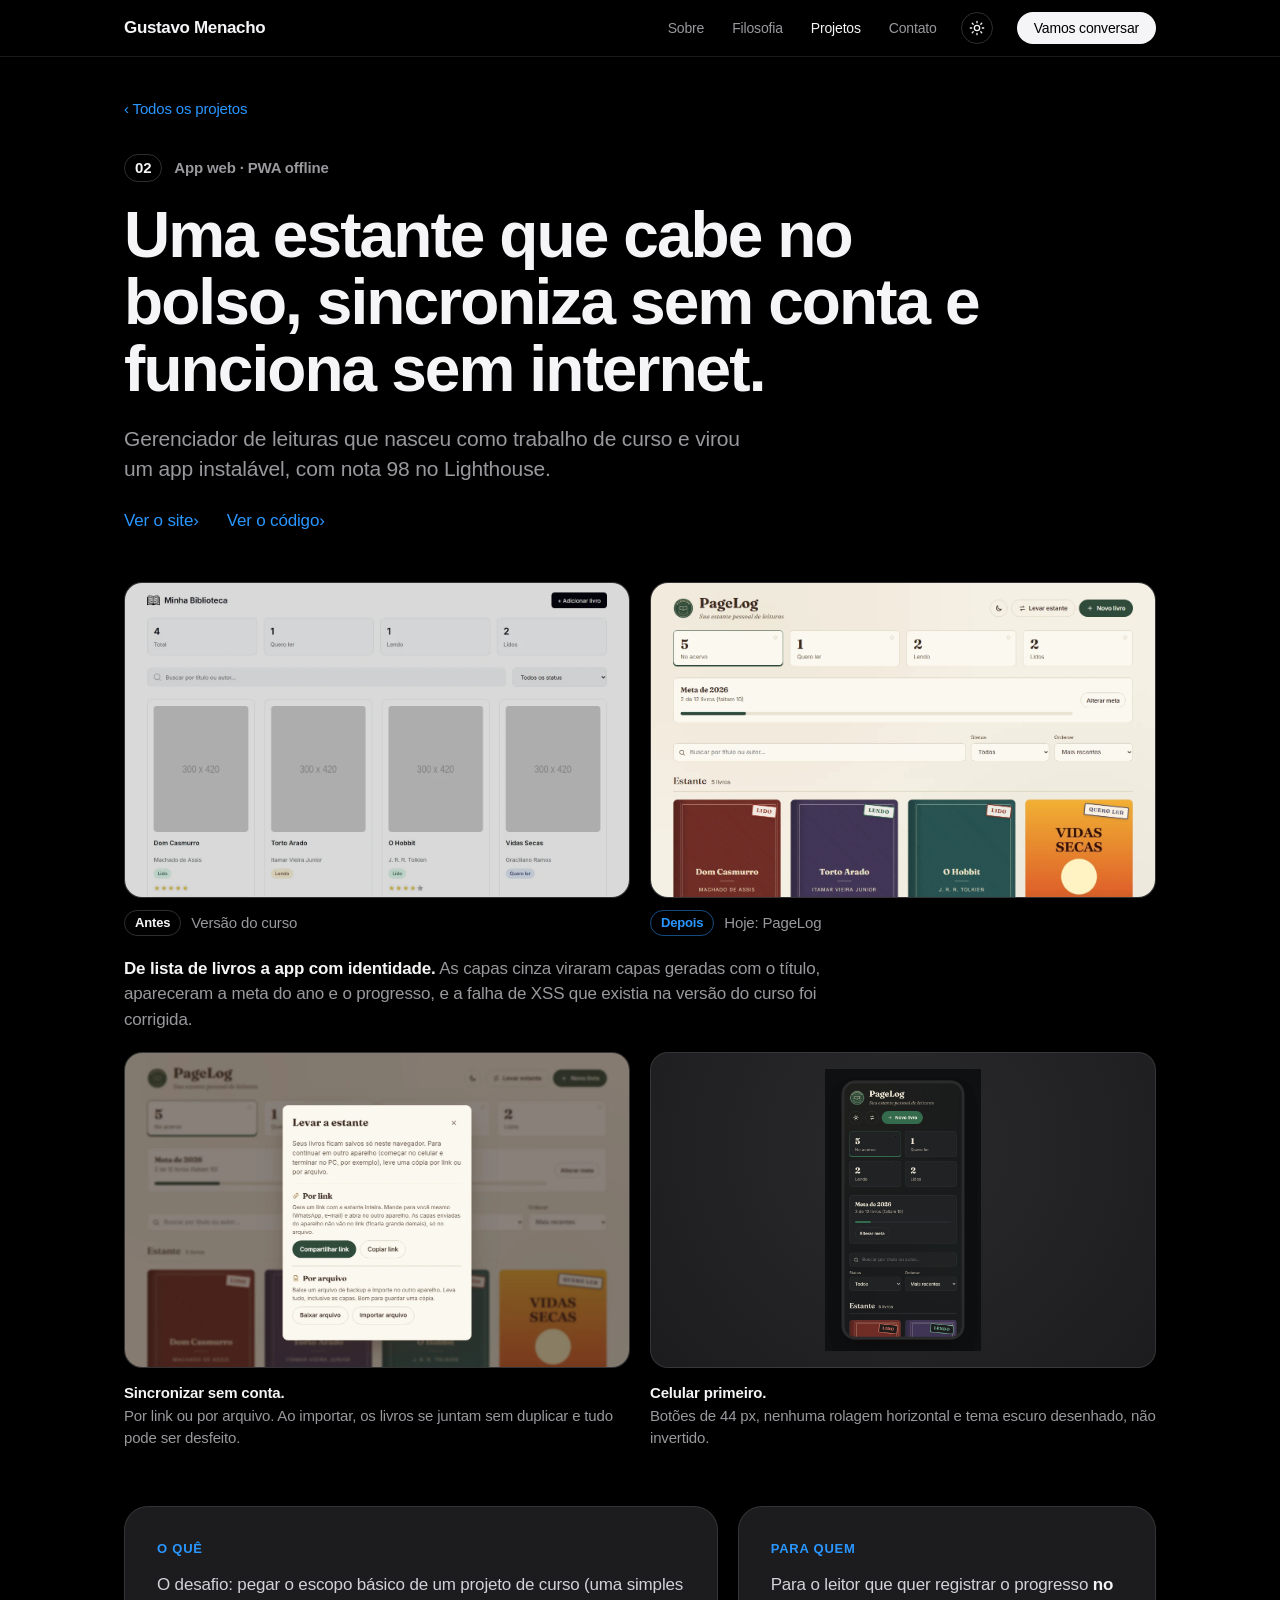
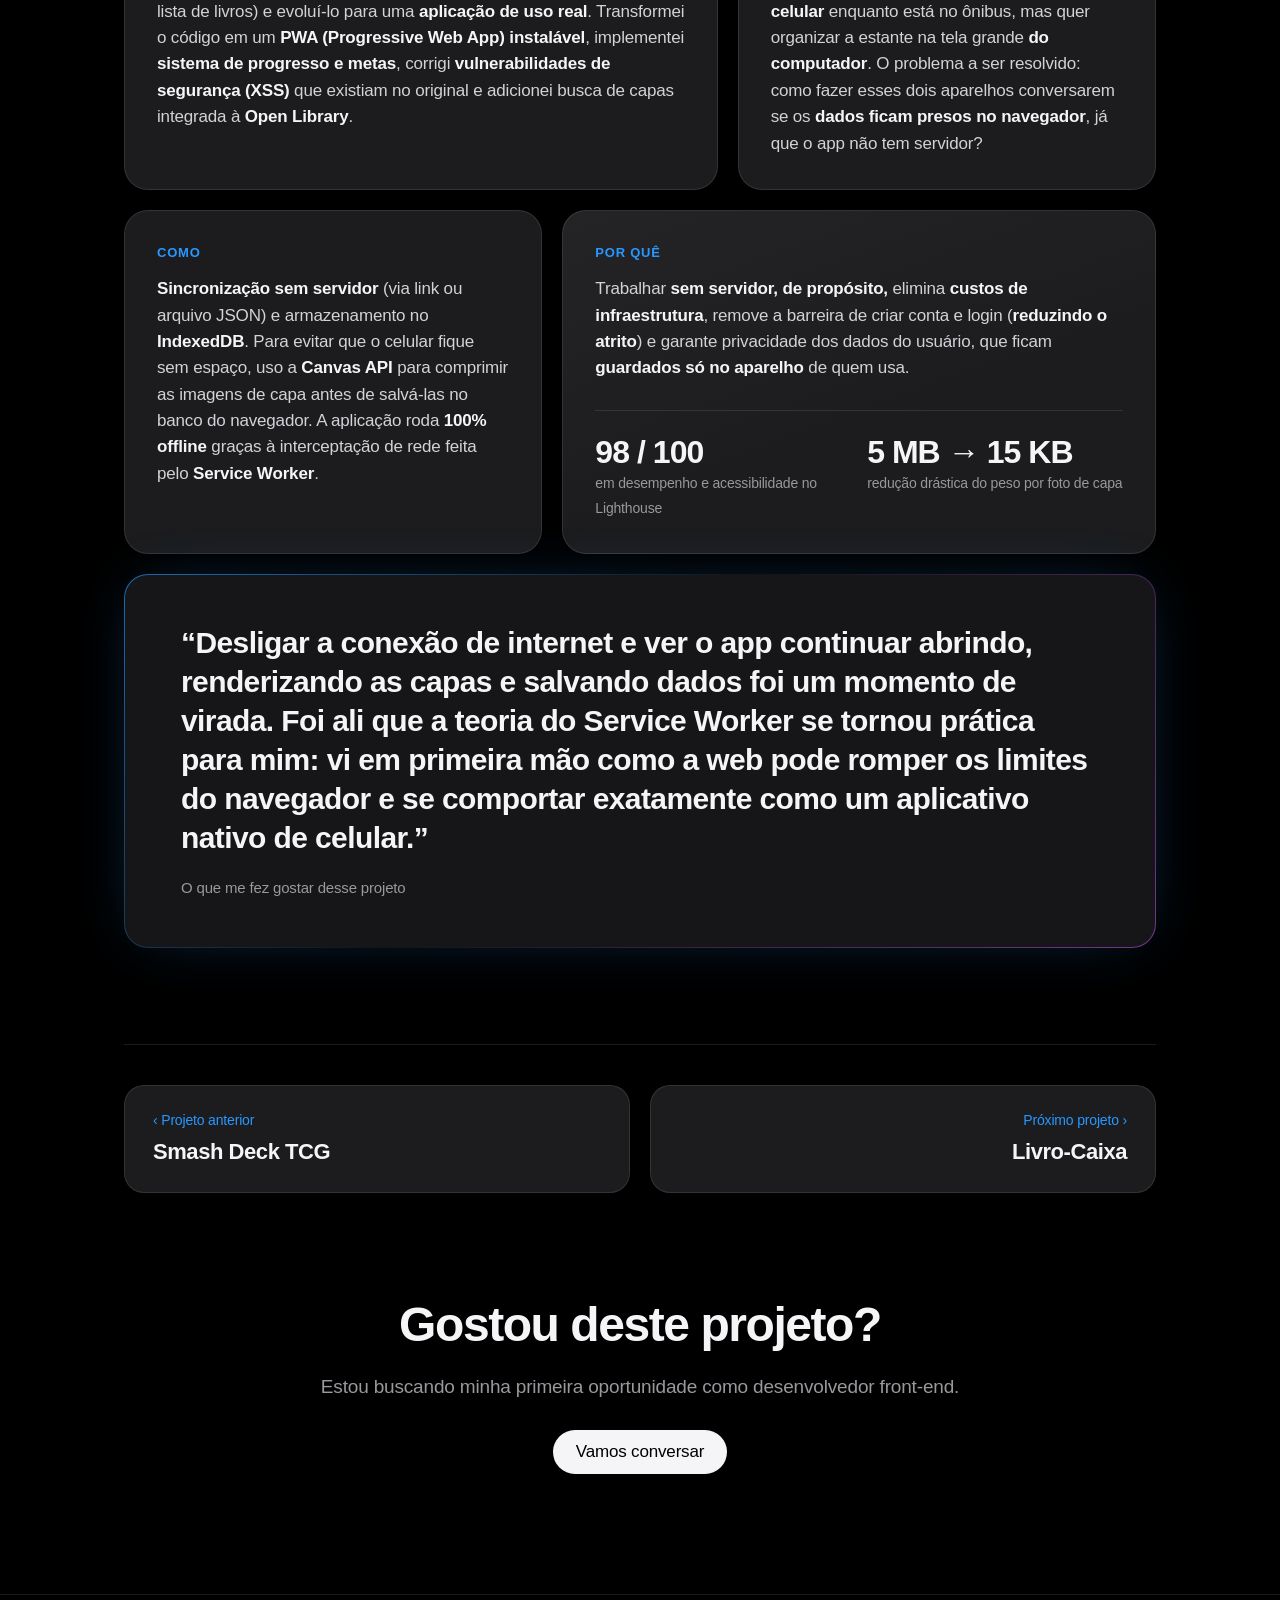
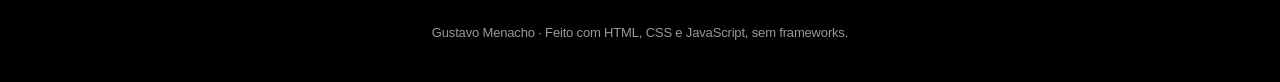
<file: projetos/pagelog.html>
<!doctype html>
<html lang="pt-BR">
  <head>
    <meta charset="UTF-8" />
    <meta name="viewport" content="width=device-width, initial-scale=1.0" />
    <title>PageLog · Gustavo Menacho</title>
    <meta name="description" content="Gerenciador de leituras que nasceu como trabalho de curso e virou um app instalável, com nota 98 no Lighthouse." />
    <meta name="theme-color" content="#000000" />

    <!-- previa quando o link e compartilhado (troque o endereco depois de publicar) -->
    <meta property="og:type" content="article" />
    <meta property="og:locale" content="pt_BR" />
    <meta property="og:url" content="https://gustavomenacho.github.io/portfolio/projetos/pagelog.html" />
    <meta property="og:title" content="PageLog · Estudo de caso de Gustavo Menacho" />
    <meta property="og:description" content="Gerenciador de leituras que nasceu como trabalho de curso e virou um app instalável, com nota 98 no Lighthouse." />
    <meta property="og:image" content="https://gustavomenacho.github.io/portfolio/assets/pagelog-estante.webp" />
    <meta name="twitter:card" content="summary_large_image" />
    <link
      rel="icon"
      href="data:image/svg+xml,%3Csvg xmlns='http://www.w3.org/2000/svg' viewBox='0 0 64 64'%3E%3Crect width='64' height='64' rx='14' fill='%23000'/%3E%3Ctext x='50%25' y='54%25' text-anchor='middle' dominant-baseline='middle' font-family='Helvetica,Arial' font-weight='700' font-size='36' fill='%23f5f5f7'%3EG%3C/text%3E%3C/svg%3E"
    />
    <link rel="stylesheet" href="../style.css" />
    <!-- avisa o css que o javascript esta ligado (as animacoes so escondem o conteudo nesse caso) -->
    <script>
      document.documentElement.classList.add("js");

      // aplica o tema salvo antes da pagina aparecer (pra nao piscar)
      let temaSalvo = null;
      try {
        temaSalvo = localStorage.getItem("portfolio-tema");
      } catch (error) {}
      if (temaSalvo === "light") {
        document.documentElement.dataset.theme = "light";
      }
    </script>
  </head>
  <body class="pagina-projeto">
    <a class="skip-link" href="#conteudo">Pular para o conteúdo</a>

    <header class="nav">
      <nav class="nav-inner" aria-label="Principal">
        <a class="nav-logo" href="../index.html">Gustavo Menacho</a>
        <ul class="nav-links">
          <li><a href="../index.html#sobre">Sobre</a></li>
          <li><a href="../index.html#filosofia">Filosofia</a></li>
          <li><a href="../index.html#projetos" class="ativo" aria-current="page">Projetos</a></li>
          <li><a href="../index.html#contato">Contato</a></li>
        </ul>
        <!-- botao de tema: no escuro mostra o sol, no claro mostra a lua -->
        <button class="tema-botao" type="button" id="temaBotao" aria-label="Ativar tema claro">
          <svg class="icone-sol" viewBox="0 0 24 24" aria-hidden="true">
            <circle cx="12" cy="12" r="4" />
            <path d="M12 2v2M12 20v2M4.9 4.9l1.4 1.4M17.7 17.7l1.4 1.4M2 12h2M20 12h2M4.9 19.1l1.4-1.4M17.7 6.3l1.4-1.4" />
          </svg>
          <svg class="icone-lua" viewBox="0 0 24 24" aria-hidden="true">
            <path d="M20 14.5A8 8 0 0 1 9.5 4a8 8 0 1 0 10.5 10.5Z" />
          </svg>
        </button>
        <a class="pill pill-small" href="../index.html#contato">Vamos conversar</a>
      </nav>
    </header>

    <main id="conteudo" class="secao">
      <a class="voltar" href="../index.html#projetos">‹ Todos os projetos</a>

        <article class="projeto" id="projeto-pagelog" aria-labelledby="p2-titulo">
          <header class="projeto-topo reveal">
            <p class="projeto-categoria"><span>02</span> App web · PWA offline</p>
            <h1 id="p2-titulo" class="projeto-titulo">Uma estante que cabe no bolso, sincroniza sem conta e funciona sem internet.</h1>
            <p class="projeto-resumo">
              Gerenciador de leituras que nasceu como trabalho de curso e virou um app instalável, com nota 98
              no Lighthouse.
            </p>
            <p class="projeto-links">
              <a class="link-seta" href="https://pagelog-leituras.netlify.app" target="_blank" rel="noopener">Ver o site</a>
              <a class="link-seta" href="https://github.com/gustavomenacho/pagelog" target="_blank" rel="noopener">Ver o código</a>
            </p>
          </header>

          <!-- antes e depois: a imagem principal do projeto -->
          <div class="antes-depois reveal">
            <figure class="ad-item">
              <button class="foto-botao" type="button" data-full="../assets/pagelog-antes.webp" aria-label="Ampliar: versão do curso, com capas cinza genéricas">
                <img src="../assets/pagelog-antes.webp" alt="versão do curso, com capas cinza genéricas" loading="lazy" />
              </button>
              <figcaption><span class="ad-tag">Antes</span> Versão do curso</figcaption>
            </figure>
            <figure class="ad-item">
              <button class="foto-botao" type="button" data-full="../assets/pagelog-estante.webp" aria-label="Ampliar: PageLog atual com meta do ano e capas">
                <img src="../assets/pagelog-estante.webp" alt="PageLog atual com meta do ano e capas" loading="lazy" />
              </button>
              <figcaption><span class="ad-tag ad-tag-depois">Depois</span> Hoje: PageLog</figcaption>
            </figure>
            <p class="ad-legenda"><strong>De lista de livros a app com identidade.</strong> As capas cinza viraram capas geradas com o título, apareceram a meta do ano e o progresso, e a falha de XSS que existia na versão do curso foi corrigida.</p>
          </div>

          <div class="galeria galeria-2">
            <figure class="foto reveal">
              <button class="foto-botao" type="button" data-full="../assets/pagelog-transferir.webp" aria-label="Ampliar: levar a estante para outro aparelho">
                <img src="../assets/pagelog-transferir.webp" alt="Janela para levar a estante por link ou por arquivo" loading="lazy" />
              </button>
              <figcaption>
                <strong>Sincronizar sem conta.</strong>
                Por link ou por arquivo. Ao importar, os livros se juntam sem duplicar e tudo pode ser desfeito.
              </figcaption>
            </figure>
            <figure class="foto foto-celular reveal">
              <button class="foto-botao" type="button" data-full="../assets/pagelog-celular.webp" aria-label="Ampliar: PageLog no celular">
                <img src="../assets/pagelog-celular.webp" alt="PageLog no celular, no tema escuro" loading="lazy" />
              </button>
              <figcaption>
                <strong>Celular primeiro.</strong>
                Botões de 44 px, nenhuma rolagem horizontal e tema escuro desenhado, não invertido.
              </figcaption>
            </figure>
          </div>

          <div class="bento">
            <div class="card card-grande reveal">
              <h2 class="card-rotulo">O quê</h2>
              <p>
                O desafio: pegar o escopo básico de um projeto de curso (uma simples lista de livros) e evoluí-lo
                para uma <strong>aplicação de uso real</strong>. Transformei o código em um <strong>PWA (Progressive Web App)
                instalável</strong>, implementei <strong>sistema de progresso e metas</strong>, corrigi
                <strong>vulnerabilidades de segurança (XSS)</strong> que existiam no original e adicionei busca de capas
                integrada à <strong>Open Library</strong>.
              </p>
            </div>
            <div class="card reveal">
              <h2 class="card-rotulo">Para quem</h2>
              <p>
                Para o leitor que quer registrar o progresso <strong>no celular</strong> enquanto está no ônibus, mas quer
                organizar a estante na tela grande <strong>do computador</strong>. O problema a ser resolvido: como fazer esses
                dois aparelhos conversarem se os <strong>dados ficam presos no navegador</strong>, já que o app não tem servidor?
              </p>
            </div>
            <div class="card reveal">
              <h2 class="card-rotulo">Como</h2>
              <p>
                <strong>Sincronização sem servidor</strong> (via link ou arquivo JSON) e armazenamento no
                <strong>IndexedDB</strong>. Para evitar que o celular fique sem espaço, uso a <strong>Canvas API</strong> para
                comprimir as imagens de capa antes de salvá-las no banco do navegador. A aplicação roda
                <strong>100% offline</strong> graças à interceptação de rede feita pelo <strong>Service Worker</strong>.
              </p>
            </div>
            <div class="card card-grande card-metricas reveal">
              <h2 class="card-rotulo">Por quê</h2>
              <p>
                Trabalhar <strong>sem servidor, de propósito,</strong> elimina <strong>custos de infraestrutura</strong>, remove a
                barreira de criar conta e login (<strong>reduzindo o atrito</strong>) e garante privacidade dos dados do usuário,
                que ficam <strong>guardados só no aparelho</strong> de quem usa.
              </p>
              <ul class="metricas">
                <li><strong>98 / 100</strong><span>em desempenho e acessibilidade no Lighthouse</span></li>
                <li><strong>5 MB → 15 KB</strong><span>redução drástica do peso por foto de capa</span></li>
              </ul>
            </div>
          </div>

          <blockquote class="entusiasmo reveal">
            <p>
              “Desligar a conexão de internet e ver o app continuar abrindo, renderizando as capas e salvando dados
              foi um momento de virada. Foi ali que a teoria do Service Worker se tornou prática para mim: vi em
              primeira mão como a web pode romper os limites do navegador e se comportar exatamente como um
              aplicativo nativo de celular.”
            </p>
            <footer>O que me fez gostar desse projeto</footer>
          </blockquote>
        </article>

      <!-- navegacao entre os projetos -->
      <nav class="outros-projetos" aria-label="Outros projetos">
        <a class="outro-projeto" href="smash-deck.html">
          <span>‹ Projeto anterior</span>
          <strong>Smash Deck TCG</strong>
        </a>
        <a class="outro-projeto outro-projeto-proximo" href="livro-caixa.html">
          <span>Próximo projeto ›</span>
          <strong>Livro-Caixa</strong>
        </a>
      </nav>

      <section class="cta-projeto" aria-labelledby="cta-titulo">
        <h2 id="cta-titulo">Gostou deste projeto?</h2>
        <p>Estou buscando minha primeira oportunidade como desenvolvedor front-end.</p>
        <a class="pill" href="../index.html#contato">Vamos conversar</a>
      </section>
    </main>

    <footer class="rodape">
      <p>Gustavo Menacho · Feito com HTML, CSS e JavaScript, sem frameworks.</p>
    </footer>

    <!-- janela para ampliar as imagens -->
    <dialog class="lightbox" id="lightbox" aria-label="Imagem ampliada">
      <button class="lightbox-fechar" type="button" id="fecharLightbox" aria-label="Fechar">×</button>
      <figure class="lightbox-figura">
        <img id="lightboxImg" alt="" />
        <figcaption id="lightboxLegenda"></figcaption>
      </figure>
    </dialog>

    <script src="../script.js"></script>
  </body>
</html>
</file>
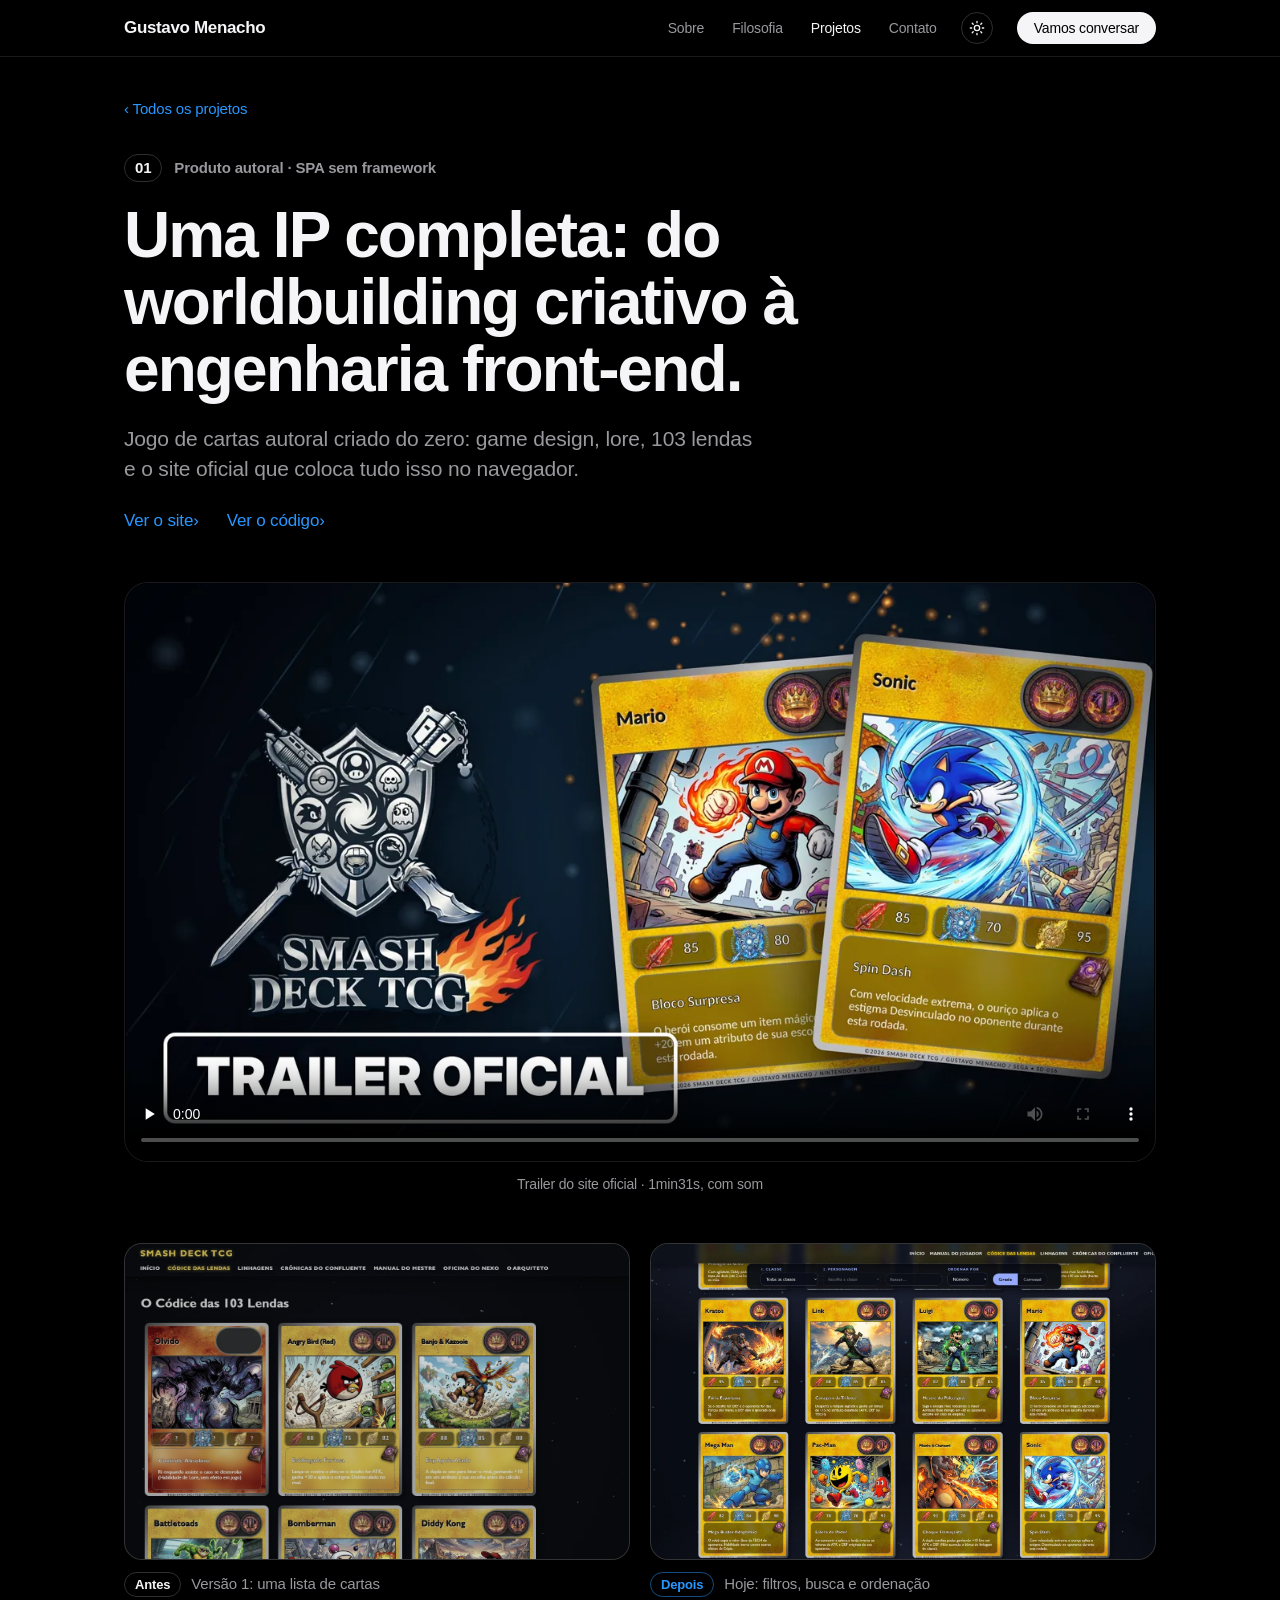
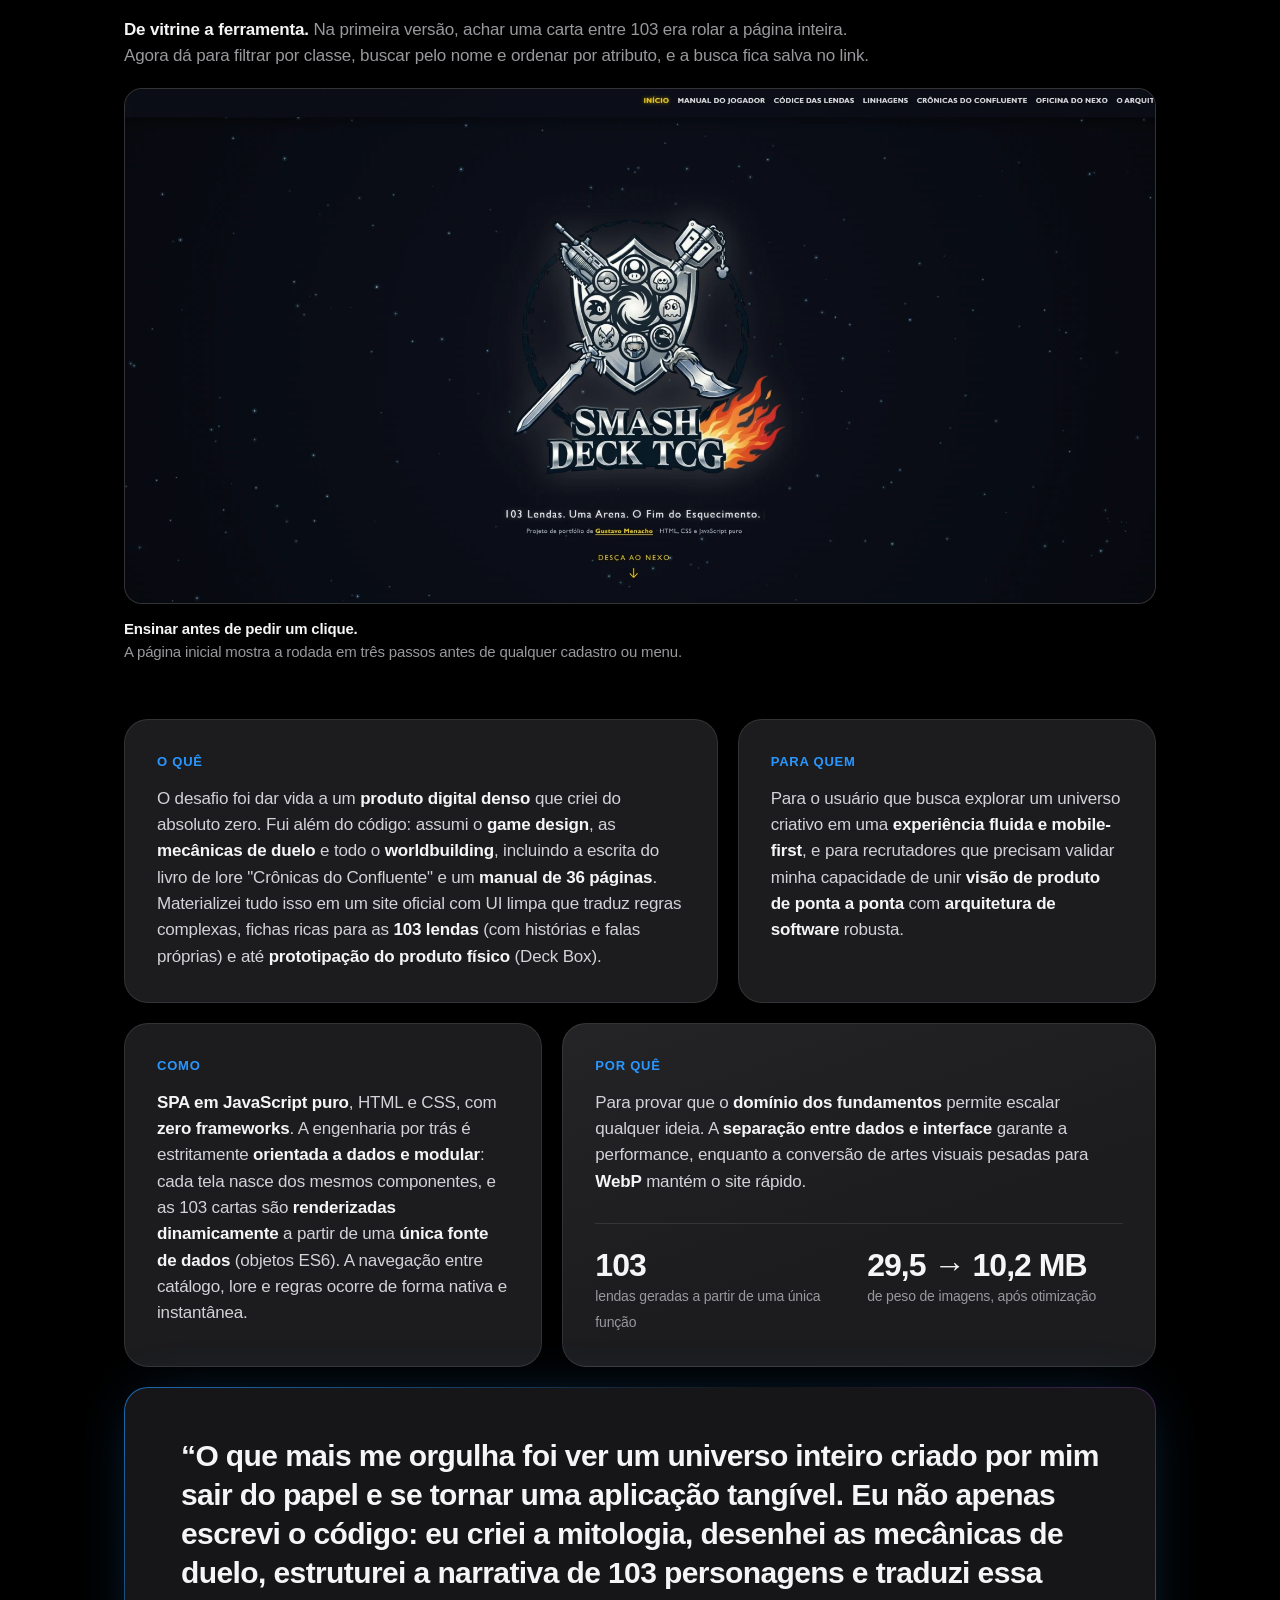
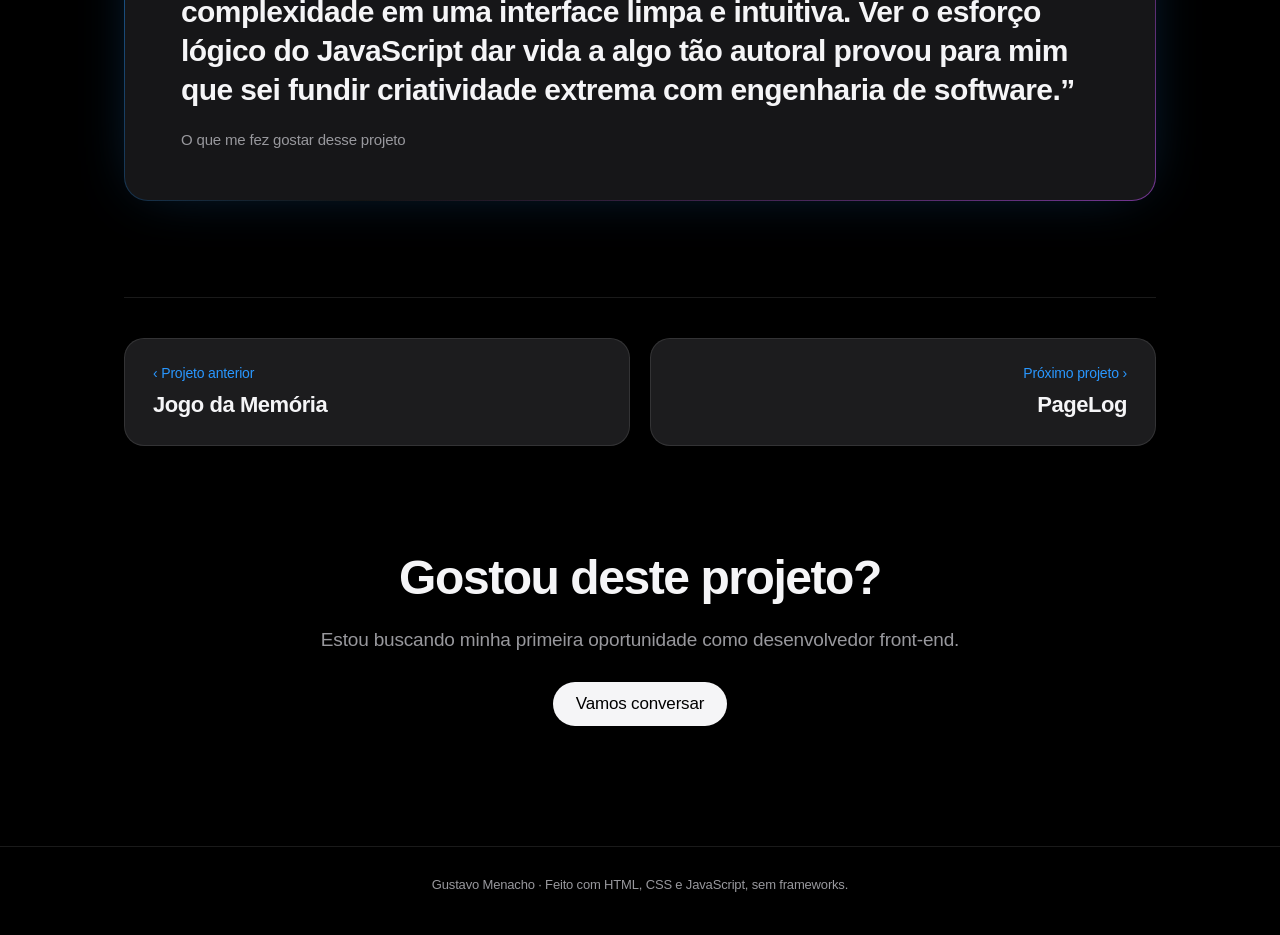
<file: projetos/smash-deck.html>
<!doctype html>
<html lang="pt-BR">
  <head>
    <meta charset="UTF-8" />
    <meta name="viewport" content="width=device-width, initial-scale=1.0" />
    <title>Smash Deck TCG · Gustavo Menacho</title>
    <meta name="description" content="Jogo de cartas autoral criado do zero: game design, lore, 103 lendas e o site oficial que coloca tudo isso no navegador." />
    <meta name="theme-color" content="#000000" />

    <!-- previa quando o link e compartilhado (troque o endereco depois de publicar) -->
    <meta property="og:type" content="article" />
    <meta property="og:locale" content="pt_BR" />
    <meta property="og:url" content="https://gustavomenacho.github.io/portfolio/projetos/smash-deck.html" />
    <meta property="og:title" content="Smash Deck TCG · Estudo de caso de Gustavo Menacho" />
    <meta property="og:description" content="Jogo de cartas autoral criado do zero: game design, lore, 103 lendas e o site oficial que coloca tudo isso no navegador." />
    <meta property="og:image" content="https://gustavomenacho.github.io/portfolio/assets/smash-codice.webp" />
    <meta name="twitter:card" content="summary_large_image" />
    <link
      rel="icon"
      href="data:image/svg+xml,%3Csvg xmlns='http://www.w3.org/2000/svg' viewBox='0 0 64 64'%3E%3Crect width='64' height='64' rx='14' fill='%23000'/%3E%3Ctext x='50%25' y='54%25' text-anchor='middle' dominant-baseline='middle' font-family='Helvetica,Arial' font-weight='700' font-size='36' fill='%23f5f5f7'%3EG%3C/text%3E%3C/svg%3E"
    />
    <link rel="stylesheet" href="../style.css" />
    <!-- avisa o css que o javascript esta ligado (as animacoes so escondem o conteudo nesse caso) -->
    <script>
      document.documentElement.classList.add("js");

      // aplica o tema salvo antes da pagina aparecer (pra nao piscar)
      let temaSalvo = null;
      try {
        temaSalvo = localStorage.getItem("portfolio-tema");
      } catch (error) {}
      if (temaSalvo === "light") {
        document.documentElement.dataset.theme = "light";
      }
    </script>
  </head>
  <body class="pagina-projeto">
    <a class="skip-link" href="#conteudo">Pular para o conteúdo</a>

    <header class="nav">
      <nav class="nav-inner" aria-label="Principal">
        <a class="nav-logo" href="../index.html">Gustavo Menacho</a>
        <ul class="nav-links">
          <li><a href="../index.html#sobre">Sobre</a></li>
          <li><a href="../index.html#filosofia">Filosofia</a></li>
          <li><a href="../index.html#projetos" class="ativo" aria-current="page">Projetos</a></li>
          <li><a href="../index.html#contato">Contato</a></li>
        </ul>
        <!-- botao de tema: no escuro mostra o sol, no claro mostra a lua -->
        <button class="tema-botao" type="button" id="temaBotao" aria-label="Ativar tema claro">
          <svg class="icone-sol" viewBox="0 0 24 24" aria-hidden="true">
            <circle cx="12" cy="12" r="4" />
            <path d="M12 2v2M12 20v2M4.9 4.9l1.4 1.4M17.7 17.7l1.4 1.4M2 12h2M20 12h2M4.9 19.1l1.4-1.4M17.7 6.3l1.4-1.4" />
          </svg>
          <svg class="icone-lua" viewBox="0 0 24 24" aria-hidden="true">
            <path d="M20 14.5A8 8 0 0 1 9.5 4a8 8 0 1 0 10.5 10.5Z" />
          </svg>
        </button>
        <a class="pill pill-small" href="../index.html#contato">Vamos conversar</a>
      </nav>
    </header>

    <main id="conteudo" class="secao">
      <a class="voltar" href="../index.html#projetos">‹ Todos os projetos</a>

        <article class="projeto" id="projeto-smash" aria-labelledby="p1-titulo">
          <header class="projeto-topo reveal">
            <p class="projeto-categoria"><span>01</span> Produto autoral · SPA sem framework</p>
            <h1 id="p1-titulo" class="projeto-titulo">Uma IP completa: do worldbuilding criativo à engenharia front-end.</h1>
            <p class="projeto-resumo">
              Jogo de cartas autoral criado do zero: game design, lore, 103 lendas e o site oficial que coloca
              tudo isso no navegador.
            </p>
            <p class="projeto-links">
              <a class="link-seta" href="https://smashdecktcg.netlify.app" target="_blank" rel="noopener">Ver o site</a>
              <a class="link-seta" href="https://github.com/gustavomenacho/smash-deck-tcg" target="_blank" rel="noopener">Ver o código</a>
            </p>
          </header>

          <!-- trailer do site (so baixa quando a pessoa aperta o play) -->
          <figure class="trailer reveal">
            <video controls playsinline preload="none" poster="../assets/smash-trailer-capa.webp">
              <source src="../assets/smash-trailer.mp4" type="video/mp4" />
              Seu navegador não conseguiu abrir o vídeo.
              <a href="../assets/smash-trailer.mp4">Baixar o trailer</a>.
            </video>
            <figcaption>Trailer do site oficial · 1min31s, com som</figcaption>
          </figure>

          <!-- antes e depois: a imagem principal do projeto -->
          <div class="antes-depois reveal">
            <figure class="ad-item">
              <button class="foto-botao" type="button" data-full="../assets/smash-antes.webp" aria-label="Ampliar: versão 1 do Códice, só uma lista de cartas">
                <img src="../assets/smash-antes.webp" alt="versão 1 do Códice, só uma lista de cartas" loading="lazy" />
              </button>
              <figcaption><span class="ad-tag">Antes</span> Versão 1: uma lista de cartas</figcaption>
            </figure>
            <figure class="ad-item">
              <button class="foto-botao" type="button" data-full="../assets/smash-codice.webp" aria-label="Ampliar: Códice atual com filtros, busca e ordenação">
                <img src="../assets/smash-codice.webp" alt="Códice atual com filtros, busca e ordenação" loading="lazy" />
              </button>
              <figcaption><span class="ad-tag ad-tag-depois">Depois</span> Hoje: filtros, busca e ordenação</figcaption>
            </figure>
            <p class="ad-legenda"><strong>De vitrine a ferramenta.</strong> Na primeira versão, achar uma carta entre 103 era rolar a página inteira. Agora dá para filtrar por classe, buscar pelo nome e ordenar por atributo, e a busca fica salva no link.</p>
          </div>
          <div class="galeria galeria-1">
            <figure class="foto reveal">
              <button class="foto-botao" type="button" data-full="../assets/smash-inicio.webp" aria-label="Ampliar: página inicial do Smash Deck TCG">
                <img src="../assets/smash-inicio.webp" alt="Página inicial do Smash Deck TCG com a logo sobre um céu estrelado" loading="lazy" />
              </button>
              <figcaption>
                <strong>Ensinar antes de pedir um clique.</strong>
                A página inicial mostra a rodada em três passos antes de qualquer cadastro ou menu.
              </figcaption>
            </figure>
          </div>

          <div class="bento">
            <div class="card card-grande reveal">
              <h2 class="card-rotulo">O quê</h2>
              <p>
                O desafio foi dar vida a um <strong>produto digital denso</strong> que criei do absoluto zero. Fui além do
                código: assumi o <strong>game design</strong>, as <strong>mecânicas de duelo</strong> e todo o
                <strong>worldbuilding</strong>, incluindo a escrita do livro de lore "Crônicas do Confluente" e um
                <strong>manual de 36 páginas</strong>. Materializei tudo isso em um site oficial com UI limpa que traduz
                regras complexas, fichas ricas para as <strong>103 lendas</strong> (com histórias e falas próprias) e até
                <strong>prototipação do produto físico</strong> (Deck Box).
              </p>
            </div>
            <div class="card reveal">
              <h2 class="card-rotulo">Para quem</h2>
              <p>
                Para o usuário que busca explorar um universo criativo em uma <strong>experiência fluida e mobile-first</strong>,
                e para recrutadores que precisam validar minha capacidade de unir <strong>visão de produto de ponta a ponta</strong>
                com <strong>arquitetura de software</strong> robusta.
              </p>
            </div>
            <div class="card reveal">
              <h2 class="card-rotulo">Como</h2>
              <p>
                <strong>SPA em JavaScript puro</strong>, HTML e CSS, com <strong>zero frameworks</strong>. A engenharia por trás é
                estritamente <strong>orientada a dados e modular</strong>: cada tela nasce dos mesmos componentes, e as 103
                cartas são <strong>renderizadas dinamicamente</strong> a partir de uma <strong>única fonte de dados</strong>
                (objetos ES6). A navegação entre catálogo, lore e regras ocorre de forma nativa e instantânea.
              </p>
            </div>
            <div class="card card-grande card-metricas reveal">
              <h2 class="card-rotulo">Por quê</h2>
              <p>
                Para provar que o <strong>domínio dos fundamentos</strong> permite escalar qualquer ideia. A
                <strong>separação entre dados e interface</strong> garante a performance, enquanto a conversão de artes
                visuais pesadas para <strong>WebP</strong> mantém o site rápido.
              </p>
              <ul class="metricas">
                <li><strong>103</strong><span>lendas geradas a partir de uma única função</span></li>
                <li><strong>29,5 → 10,2 MB</strong><span>de peso de imagens, após otimização</span></li>
              </ul>
            </div>
          </div>

          <blockquote class="entusiasmo reveal">
            <p>
              “O que mais me orgulha foi ver um universo inteiro criado por mim sair do papel e se tornar uma
              aplicação tangível. Eu não apenas escrevi o código: eu criei a mitologia, desenhei as mecânicas de
              duelo, estruturei a narrativa de 103 personagens e traduzi essa complexidade em uma interface limpa
              e intuitiva. Ver o esforço lógico do JavaScript dar vida a algo tão autoral provou para mim que sei
              fundir criatividade extrema com engenharia de software.”
            </p>
            <footer>O que me fez gostar desse projeto</footer>
          </blockquote>

        </article>

      <!-- navegacao entre os projetos -->
      <nav class="outros-projetos" aria-label="Outros projetos">
        <a class="outro-projeto" href="jogo-da-memoria.html">
          <span>‹ Projeto anterior</span>
          <strong>Jogo da Memória</strong>
        </a>
        <a class="outro-projeto outro-projeto-proximo" href="pagelog.html">
          <span>Próximo projeto ›</span>
          <strong>PageLog</strong>
        </a>
      </nav>

      <section class="cta-projeto" aria-labelledby="cta-titulo">
        <h2 id="cta-titulo">Gostou deste projeto?</h2>
        <p>Estou buscando minha primeira oportunidade como desenvolvedor front-end.</p>
        <a class="pill" href="../index.html#contato">Vamos conversar</a>
      </section>
    </main>

    <footer class="rodape">
      <p>Gustavo Menacho · Feito com HTML, CSS e JavaScript, sem frameworks.</p>
    </footer>

    <!-- janela para ampliar as imagens -->
    <dialog class="lightbox" id="lightbox" aria-label="Imagem ampliada">
      <button class="lightbox-fechar" type="button" id="fecharLightbox" aria-label="Fechar">×</button>
      <figure class="lightbox-figura">
        <img id="lightboxImg" alt="" />
        <figcaption id="lightboxLegenda"></figcaption>
      </figure>
    </dialog>

    <script src="../script.js"></script>
  </body>
</html>
</file>
<file: style.css>
/* Portfólio - Gustavo Menacho */

/* cores e medidas (mude aqui para trocar o visual todo) */
:root {
  --fundo: #000000;
  --card: #1c1c1e; /* cinza um pouco mais claro pra separar bem do fundo preto */
  --card-2: #242426;
  --texto: #f5f5f7;
  --texto-2: #98989d; /* um pouco mais claro pra manter o contraste em cima do card */
  --azul: #2997ff;
  --borda: rgba(255, 255, 255, 0.1);
  --borda-forte: rgba(255, 255, 255, 0.18);
  --texto-card: #d2d2d7;
  --metal-1: #ffffff;
  --metal-2: #a1a1a6;
  --nav-fundo: rgba(0, 0, 0, 0.65);
  --hover-sutil: rgba(255, 255, 255, 0.06);
  --verde: #30d158;
  --verde-texto: #000000;
  --citacao-fundo: #161618;
  --citacao-meio: rgba(255, 255, 255, 0.08);
  --brilho: rgba(41, 151, 255, 0.35);
  --foto-fundo-1: #2a2a2c;
  --foto-fundo-2: #1c1c1e;
  --iniciais: #48484a;
  --listra: rgba(255, 255, 255, 0.04);
  --lightbox-fundo: rgba(0, 0, 0, 0.86);
  --botao-fundo: rgba(22, 22, 23, 0.8);
  --botao-fundo-hover: #2c2c2e;
  --sombra-card: none;
  color-scheme: dark;

  --fonte: -apple-system, BlinkMacSystemFont, "SF Pro Display", "SF Pro Text", "Inter", "Segoe UI", Roboto, sans-serif;

  --largura: 1080px;
  --raio: 24px;
  --nav-altura: 56px;
  --ease: cubic-bezier(0.2, 0.8, 0.2, 1);
}

/* tema claro: so troca os valores das variaveis */
:root[data-theme="light"] {
  --fundo: #f5f5f7;
  --card: #ffffff;
  --card-2: #fafafc;
  --texto: #1d1d1f;
  --texto-2: #6e6e73;
  --azul: #0066cc;
  --borda: rgba(0, 0, 0, 0.08);
  --borda-forte: rgba(0, 0, 0, 0.16);
  --texto-card: #3a3a3c;
  --metal-1: #1d1d1f;
  --metal-2: #6e6e73;
  --nav-fundo: rgba(245, 245, 247, 0.75);
  --hover-sutil: rgba(0, 0, 0, 0.05);
  --verde: #248a3d;
  --verde-texto: #ffffff;
  --citacao-fundo: #ffffff;
  --citacao-meio: rgba(0, 0, 0, 0.06);
  --brilho: rgba(0, 102, 204, 0.18);
  --foto-fundo-1: #ffffff;
  --foto-fundo-2: #e8e8ed;
  --iniciais: #c7c7cc;
  --listra: rgba(0, 0, 0, 0.04);
  --lightbox-fundo: rgba(245, 245, 247, 0.94);
  --botao-fundo: rgba(255, 255, 255, 0.9);
  --botao-fundo-hover: #e8e8ed;
  --sombra-card: 0 2px 14px rgba(0, 0, 0, 0.05);
  color-scheme: light;
}

/* reset */
*,
*::before,
*::after {
  box-sizing: border-box;
}

body,
h1, h2, h3, h4, p, ul, figure, blockquote {
  margin: 0;
  padding: 0;
}

ul {
  list-style: none;
}

img {
  display: block;
  max-width: 100%;
}

button {
  font: inherit;
  color: inherit;
}

html {
  scroll-behavior: smooth;
  scroll-padding-top: calc(var(--nav-altura) + 24px);
}

body {
  background: var(--fundo);
  color: var(--texto);
  font-family: var(--fonte);
  font-size: 17px;
  line-height: 1.5;
  letter-spacing: -0.01em;
  -webkit-font-smoothing: antialiased;
  -moz-osx-font-smoothing: grayscale;
}

a {
  color: inherit;
  text-decoration: none;
}

:focus-visible {
  outline: 2px solid var(--azul);
  outline-offset: 3px;
  border-radius: 8px;
}

.skip-link {
  position: absolute;
  left: 16px;
  top: -60px;
  z-index: 100;
  padding: 8px 14px;
  border-radius: 999px;
  background: var(--texto);
  color: var(--fundo);
  font-weight: 600;
}

.skip-link:focus {
  top: 12px;
}

/* textos com brilho metalico */
.texto-metal {
  background: linear-gradient(180deg, var(--metal-1) 0%, var(--metal-2) 100%);
  -webkit-background-clip: text;
  background-clip: text;
  color: transparent;
}

/* ---------- navegacao ---------- */
.nav {
  position: fixed;
  top: 0;
  left: 0;
  right: 0;
  z-index: 50;
  background: var(--nav-fundo);
  backdrop-filter: saturate(180%) blur(20px);
  -webkit-backdrop-filter: saturate(180%) blur(20px);
  border-bottom: 1px solid var(--borda);
}

.nav-inner {
  max-width: var(--largura);
  height: var(--nav-altura);
  margin: 0 auto;
  padding: 0 24px;
  display: flex;
  align-items: center;
  gap: 24px;
}

.nav-logo {
  font-size: 17px;
  font-weight: 600;
  letter-spacing: -0.02em;
}

.nav-links {
  display: flex;
  gap: 28px;
  margin-left: auto;
}

.nav-links a {
  font-size: 14px;
  color: var(--texto-2);
  transition: color 0.2s;
}

.nav-links a:hover,
.nav-links a.ativo {
  color: var(--texto);
}

/* ---------- botoes ---------- */
.pill {
  display: inline-flex;
  align-items: center;
  justify-content: center;
  min-height: 44px;
  padding: 0 22px;
  border: 1px solid transparent;
  border-radius: 999px;
  background: var(--texto);
  color: var(--fundo);
  font-size: 17px;
  font-weight: 500;
  cursor: pointer;
  transition: transform 0.3s var(--ease), background-color 0.2s, border-color 0.2s;
}

.pill:hover {
  transform: scale(1.03);
}

.pill:active {
  transform: scale(0.98);
}

.pill-small {
  min-height: 32px;
  padding: 0 16px;
  font-size: 14px;
}

.pill-ghost {
  background: transparent;
  color: var(--texto);
  border-color: var(--borda-forte);
}

.pill-ghost:hover {
  background: var(--hover-sutil);
}

.pill.copiado {
  background: var(--verde);
  color: var(--verde-texto);
}

/* link com setinha › estilo apple */
.link-seta {
  color: var(--azul);
  font-size: 17px;
}

.link-seta::after {
  content: " ›";
  display: inline-block;
  transition: transform 0.3s var(--ease);
}

.link-seta:hover {
  text-decoration: underline;
  text-underline-offset: 4px;
}

.link-seta:hover::after {
  transform: translateX(3px);
}

/* ---------- layout base ---------- */
main {
  padding-top: var(--nav-altura);
}

.hero,
.secao {
  max-width: var(--largura);
  margin: 0 auto;
  padding: 0 24px;
}

.secao {
  padding-top: 160px;
}

.eyebrow {
  margin-bottom: 16px;
  color: var(--texto-2);
  font-size: 17px;
  font-weight: 600;
}

.secao-titulo {
  max-width: 820px;
  font-size: clamp(40px, 6vw, 64px);
  font-weight: 700;
  line-height: 1.05;
  letter-spacing: -0.03em;
}

.secao-sub {
  max-width: 640px;
  margin-top: 24px;
  color: var(--texto-2);
  font-size: clamp(19px, 2.2vw, 24px);
  line-height: 1.4;
}

/* ---------- hero ---------- */
.hero {
  min-height: calc(100vh - var(--nav-altura));
  display: flex;
  flex-direction: column;
  justify-content: center;
  padding-top: 80px;
  padding-bottom: 80px;
}

.hero-titulo {
  font-size: clamp(48px, 8.5vw, 104px);
  font-weight: 700;
  line-height: 1.02;
  letter-spacing: -0.035em;
}

.hero-sub {
  max-width: 620px;
  margin-top: 32px;
  color: var(--texto-2);
  font-size: clamp(19px, 2.2vw, 24px);
  line-height: 1.4;
}

.hero-acoes {
  display: flex;
  flex-wrap: wrap;
  align-items: center;
  gap: 28px;
  margin-top: 40px;
}

.numeros {
  display: grid;
  grid-template-columns: repeat(4, 1fr);
  gap: 24px;
  margin-top: 96px;
  padding-top: 32px;
  border-top: 1px solid var(--borda);
}

.numeros strong {
  display: block;
  font-size: clamp(32px, 4vw, 48px);
  font-weight: 700;
  letter-spacing: -0.03em;
  line-height: 1.1;
}

.numeros span {
  color: var(--texto-2);
  font-size: 15px;
}

/* ---------- manifesto ---------- */
.pilares {
  display: grid;
  grid-template-columns: repeat(3, 1fr);
  gap: 20px;
  margin-top: 64px;
}

.pilar {
  padding: 36px 32px;
  background: var(--card);
  border: 1px solid var(--borda);
  border-radius: var(--raio);
}

.pilar-numero {
  display: block;
  margin-bottom: 40px;
  color: var(--azul);
  font-size: 15px;
  font-weight: 600;
  font-variant-numeric: tabular-nums;
}

.pilar h3 {
  margin-bottom: 12px;
  font-size: 24px;
  font-weight: 700;
  line-height: 1.15;
  letter-spacing: -0.02em;
}

.pilar p {
  color: var(--texto-2);
}

/* ---------- projetos ---------- */
.projeto {
  margin-top: 140px;
  padding-top: 64px;
  border-top: 1px solid var(--borda);
}

.projeto-categoria {
  display: flex;
  align-items: center;
  gap: 12px;
  margin-bottom: 20px;
  color: var(--texto-2);
  font-size: 15px;
  font-weight: 600;
}

.projeto-categoria span {
  padding: 2px 10px;
  border: 1px solid var(--borda-forte);
  border-radius: 999px;
  color: var(--texto);
  font-variant-numeric: tabular-nums;
}

.projeto-titulo {
  max-width: 860px;
  font-size: clamp(36px, 5.2vw, 56px);
  font-weight: 700;
  line-height: 1.05;
  letter-spacing: -0.03em;
}

.projeto-resumo {
  max-width: 640px;
  margin-top: 20px;
  color: var(--texto-2);
  font-size: clamp(19px, 2vw, 21px);
  line-height: 1.45;
}

.projeto-links {
  display: flex;
  flex-wrap: wrap;
  gap: 28px;
  margin-top: 24px;
}

/* bento grid: 12 colunas, cards de 7 e 5 alternando */
.bento {
  display: grid;
  grid-template-columns: repeat(12, 1fr);
  gap: 20px;
  margin-top: 56px;
}

.card {
  grid-column: span 5;
  padding: 32px;
  background: var(--card);
  border: 1px solid var(--borda);
  border-radius: var(--raio);
  transition: border-color 0.3s, transform 0.5s var(--ease);
}

.card-grande {
  grid-column: span 7;
}

.card:hover {
  border-color: var(--borda-forte);
  transform: translateY(-4px);
}

.card-rotulo {
  margin-bottom: 14px;
  color: var(--azul);
  font-size: 13px;
  font-weight: 600;
  letter-spacing: 0.06em;
  text-transform: uppercase;
}

.card p {
  color: var(--texto-card);
  font-size: 17px;
  line-height: 1.55;
}

/* palavras-chave em negrito: brancas, pra o olho achar rapido */
.card p strong {
  color: var(--texto);
  font-weight: 600;
}

.card-metricas {
  background: linear-gradient(160deg, var(--card-2) 0%, var(--card) 60%);
}

.metricas {
  display: grid;
  grid-template-columns: repeat(2, 1fr);
  gap: 16px;
  margin-top: 28px;
  padding-top: 24px;
  border-top: 1px solid var(--borda);
}

.metricas strong {
  display: block;
  font-size: clamp(24px, 2.6vw, 32px);
  font-weight: 700;
  letter-spacing: -0.03em;
  line-height: 1.1;
}

.metricas span {
  color: var(--texto-2);
  font-size: 14px;
}

/* caixinha de entusiasmo: borda com degrade e brilho suave */
.entusiasmo {
  position: relative;
  margin-top: 20px;
  padding: 48px 56px;
  border: 1px solid transparent;
  border-radius: var(--raio);
  background:
    linear-gradient(var(--citacao-fundo), var(--citacao-fundo)) padding-box,
    linear-gradient(135deg, rgba(41, 151, 255, 0.7), var(--citacao-meio) 45%, rgba(191, 90, 242, 0.6)) border-box;
  box-shadow: 0 0 60px -20px var(--brilho);
}

.entusiasmo p {
  font-size: clamp(22px, 2.8vw, 30px);
  font-weight: 600;
  line-height: 1.3;
  letter-spacing: -0.02em;
}

.entusiasmo footer {
  margin-top: 20px;
  color: var(--texto-2);
  font-size: 15px;
}

/* galeria */
.galeria {
  display: grid;
  gap: 20px;
  margin-top: 20px;
}

.galeria-2 {
  grid-template-columns: repeat(2, 1fr);
}

/* 3 imagens: a principal ocupa a linha toda e as outras duas ficam embaixo */
.galeria-3 {
  grid-template-columns: 1fr 1fr;
}

.galeria-3 .foto-larga {
  grid-column: span 2;
}

.galeria-3 .foto-larga .foto-botao {
  aspect-ratio: 16 / 8;
}

.foto figcaption {
  margin-top: 14px;
  color: var(--texto-2);
  font-size: 15px;
  line-height: 1.5;
}

.foto figcaption strong {
  display: block;
  color: var(--texto);
  font-weight: 600;
}

.foto-botao {
  position: relative;
  display: block;
  width: 100%;
  aspect-ratio: 16 / 10;
  padding: 0;
  border: 1px solid var(--borda);
  border-radius: 18px;
  background: var(--card);
  overflow: hidden;
  cursor: zoom-in;
}

.foto-botao img {
  width: 100%;
  height: 100%;
  object-fit: cover;
  object-position: top;
  transition: transform 0.8s var(--ease);
}

.foto-botao:hover img {
  transform: scale(1.03);
}

/* imagens de celular: mostra inteira, sem cortar */
.foto-celular .foto-botao {
  background: radial-gradient(circle at 50% 30%, var(--foto-fundo-1), var(--foto-fundo-2));
}

.foto-celular .foto-botao img {
  object-fit: contain;
  padding: 16px 0;
}

.galeria-2 .foto-celular .foto-botao {
  aspect-ratio: 16 / 10;
}

/* se a imagem nao existir, mostra um aviso no lugar */
.foto-botao.sem-imagem img {
  display: none;
}

.foto-botao.sem-imagem::after {
  content: attr(data-full);
  position: absolute;
  inset: 0;
  display: grid;
  place-items: center;
  color: var(--texto-2);
  font-size: 13px;
  background:
    linear-gradient(135deg, var(--listra) 25%, transparent 25%) 0 0 / 24px 24px,
    var(--card);
}

/* ---------- contato ---------- */
.contato {
  padding-bottom: 160px;
  text-align: center;
}

.contato .secao-sub {
  margin-left: auto;
  margin-right: auto;
}

.contato-titulo {
  font-size: clamp(44px, 7vw, 88px);
  font-weight: 700;
  line-height: 1.03;
  letter-spacing: -0.035em;
}

.contato-acoes {
  display: flex;
  flex-wrap: wrap;
  justify-content: center;
  gap: 14px;
  margin-top: 44px;
}

.contato-email {
  margin-top: 20px;
  color: var(--texto-2);
  font-size: 15px;
}

.aviso {
  min-height: 24px;
  margin-top: 8px;
  color: var(--verde);
  font-size: 15px;
}

.rodape {
  padding: 28px 24px 40px;
  border-top: 1px solid var(--borda);
  text-align: center;
  color: var(--texto-2);
  font-size: 13px;
}

/* ---------- lightbox ---------- */
.lightbox {
  max-width: 100vw;
  max-height: 100vh;
  width: 100vw;
  height: 100vh;
  padding: 0;
  border: none;
  background: transparent;
  color: var(--texto);
}

.lightbox::backdrop {
  background: var(--lightbox-fundo);
  backdrop-filter: blur(20px);
  -webkit-backdrop-filter: blur(20px);
}

.lightbox[open] {
  display: grid;
  place-items: center;
  animation: lightbox-entra 0.4s var(--ease);
}

@keyframes lightbox-entra {
  from {
    opacity: 0;
    transform: scale(0.96);
  }
  to {
    opacity: 1;
    transform: none;
  }
}

.lightbox-figura {
  max-width: min(1200px, 92vw);
  text-align: center;
}

.lightbox-figura img {
  max-width: 100%;
  max-height: 80vh;
  margin: 0 auto;
  border-radius: 16px;
  border: 1px solid var(--borda);
}

.lightbox-figura figcaption {
  max-width: 640px;
  margin: 18px auto 0;
  color: var(--texto-2);
  font-size: 15px;
}

.lightbox-figura figcaption strong {
  display: block;
  color: var(--texto);
}

.lightbox-fechar {
  position: fixed;
  top: 20px;
  right: 20px;
  width: 44px;
  height: 44px;
  border: 1px solid var(--borda-forte);
  border-radius: 50%;
  background: var(--botao-fundo);
  font-size: 26px;
  line-height: 1;
  cursor: pointer;
}

.lightbox-fechar:hover {
  background: var(--botao-fundo-hover);
}

/* ---------- animacao de entrada ---------- */
/* so esconde se o javascript estiver ativo (o script coloca a classe "js" no html) */
.js .reveal {
  opacity: 0;
  transform: translateY(32px);
  transition: opacity 0.9s var(--ease), transform 0.9s var(--ease);
}

.js .reveal.visivel {
  opacity: 1;
  transform: none;
}

/* ---------- responsivo ---------- */
@media (max-width: 900px) {
  .pilares {
    grid-template-columns: 1fr;
  }

  .card,
  .card-grande {
    grid-column: span 12;
  }

  .numeros {
    grid-template-columns: repeat(2, 1fr);
    margin-top: 64px;
  }
}

@media (max-width: 640px) {
  body {
    font-size: 16px;
  }

  .nav-links {
    display: none;
  }

  .nav-inner .pill-small {
    margin-left: auto;
  }

  .secao {
    padding-top: 112px;
  }

  .projeto {
    margin-top: 96px;
    padding-top: 48px;
  }

  .card {
    padding: 26px 22px;
  }

  .entusiasmo {
    padding: 32px 24px;
  }

  .galeria-2,
  .galeria-3 {
    grid-template-columns: 1fr;
  }

  .galeria-3 .foto-larga {
    grid-column: span 1;
  }

  .galeria-3 .foto-larga .foto-botao {
    aspect-ratio: 16 / 10;
  }

  .foto-celular .foto-botao {
    aspect-ratio: 4 / 5;
  }

  .metricas {
    grid-template-columns: 1fr;
  }
}

/* quem pede menos movimento nao ve animacao */
@media (prefers-reduced-motion: reduce) {
  html {
    scroll-behavior: auto;
  }

  *,
  *::before,
  *::after {
    animation: none !important;
    transition: none !important;
  }

  .js .reveal {
    opacity: 1;
    transform: none;
  }
}

/* ---------- sobre mim ---------- */
.sobre {
  display: grid;
  grid-template-columns: 280px 1fr;
  gap: 64px;
  align-items: start;
}

.sobre-foto {
  position: relative;
  aspect-ratio: 1 / 1;
  border-radius: 32px;
  overflow: hidden;
  background: linear-gradient(145deg, var(--foto-fundo-1), var(--foto-fundo-2));
  border: 1px solid var(--borda);
}

.sobre-foto img {
  position: relative;
  z-index: 1;
  width: 100%;
  height: 100%;
  object-fit: cover;
}

/* iniciais que aparecem quando ainda nao tem foto */
.sobre-foto span {
  position: absolute;
  inset: 0;
  display: grid;
  place-items: center;
  font-size: 88px;
  font-weight: 700;
  letter-spacing: -0.04em;
  color: var(--iniciais);
}

.sobre-foto.sem-foto img {
  display: none;
}

.sobre-titulo {
  font-size: clamp(32px, 4.4vw, 48px);
  font-weight: 700;
  line-height: 1.08;
  letter-spacing: -0.03em;
}

.sobre-texto p {
  max-width: 620px;
  margin-top: 24px;
  color: var(--texto-2);
  font-size: 19px;
  line-height: 1.55;
}

.procuro {
  display: grid;
  grid-template-columns: repeat(3, 1fr);
  gap: 16px;
  margin: 40px 0 0;
}

.procuro div {
  padding: 20px;
  background: var(--card);
  border: 1px solid var(--borda);
  border-radius: 18px;
}

.procuro dt {
  margin-bottom: 6px;
  color: var(--azul);
  font-size: 13px;
  font-weight: 600;
  letter-spacing: 0.06em;
  text-transform: uppercase;
}

.procuro dd {
  margin: 0;
  font-size: 16px;
  line-height: 1.4;
}

/* ---------- antes e depois ---------- */
/* trailer do smash deck */
.trailer {
  margin-top: 48px;
}

.trailer video {
  display: block;
  width: 100%;
  aspect-ratio: 16 / 9;
  border: 1px solid var(--borda);
  border-radius: var(--raio);
  background: #000;
  box-shadow: var(--sombra-card);
}

.trailer figcaption {
  margin-top: 12px;
  color: var(--texto-2);
  font-size: 14px;
  text-align: center;
}

.antes-depois {
  display: grid;
  grid-template-columns: 1fr 1fr;
  gap: 20px;
  margin-top: 48px;
}

.ad-item figcaption {
  display: flex;
  align-items: center;
  gap: 10px;
  margin-top: 12px;
  color: var(--texto-2);
  font-size: 15px;
}

.ad-tag {
  padding: 2px 10px;
  border: 1px solid var(--borda-forte);
  border-radius: 999px;
  color: var(--texto);
  font-size: 13px;
  font-weight: 600;
}

.ad-tag-depois {
  border-color: rgba(41, 151, 255, 0.5);
  color: var(--azul);
}

/* a imagem do "antes" fica um pouco apagada, como uma foto antiga */
.ad-item:first-child .foto-botao img {
  filter: grayscale(0.4) brightness(0.85);
}

.ad-legenda {
  grid-column: span 2;
  max-width: 760px;
  color: var(--texto-2);
  font-size: 17px;
}

.ad-legenda strong {
  color: var(--texto);
}

/* galeria com uma imagem so */
.galeria-1 {
  grid-template-columns: 1fr;
}

.galeria-1 .foto-botao {
  aspect-ratio: 16 / 8;
}

/* ---------- responsivo das partes novas ---------- */
@media (max-width: 900px) {
  .sobre {
    grid-template-columns: 200px 1fr;
    gap: 40px;
  }

  .procuro {
    grid-template-columns: 1fr;
  }
}

@media (max-width: 640px) {
  .sobre {
    grid-template-columns: 1fr;
    gap: 32px;
  }

  .sobre-foto {
    width: 160px;
    border-radius: 24px;
  }

  .sobre-foto span {
    font-size: 56px;
  }

  .antes-depois {
    grid-template-columns: 1fr;
  }

  .ad-legenda {
    grid-column: span 1;
  }

  .galeria-1 .foto-botao {
    aspect-ratio: 4 / 5;
  }
}

/* ---------- tema claro / escuro ---------- */

/* no tema claro os cards ganham uma sombra leve (no escuro a variavel e "none") */
.card,
.pilar,
.procuro div,
.foto-botao {
  box-shadow: var(--sombra-card);
}

/* troca de cor suave quando muda o tema */
body,
.nav,
.card,
.pilar {
  transition: background-color 0.4s, color 0.4s, border-color 0.3s;
}

.tema-botao {
  display: grid;
  place-items: center;
  width: 32px;
  height: 32px;
  margin-left: auto;
  padding: 0;
  border: 1px solid var(--borda-forte);
  border-radius: 50%;
  background: transparent;
  color: var(--texto);
  cursor: pointer;
  transition: background-color 0.2s, transform 0.3s var(--ease);
}

.tema-botao:hover {
  background: var(--hover-sutil);
  transform: rotate(-15deg);
}

.tema-botao svg {
  width: 16px;
  height: 16px;
  fill: none;
  stroke: currentColor;
  stroke-width: 2;
  stroke-linecap: round;
  stroke-linejoin: round;
}

/* no escuro mostra o sol (pra ir pro claro), no claro mostra a lua */
.icone-lua {
  display: none;
}

:root[data-theme="light"] .icone-sol {
  display: none;
}

:root[data-theme="light"] .icone-lua {
  display: block;
}

/* o botao de tema fica antes do "Vamos conversar" */
.nav-links {
  margin-left: auto;
}

.nav-links + .tema-botao {
  margin-left: 0;
}

@media (max-width: 640px) {
  .nav-inner .pill-small {
    margin-left: 0;
  }

  /* no celular os links somem, entao o botao de tema vai pra direita */
  .nav-links + .tema-botao {
    margin-left: auto;
  }

  .nav-inner {
    gap: 12px;
  }
}

/* ---------- cartoes dos projetos (pagina inicial) ---------- */
.projetos-grid {
  display: grid;
  grid-template-columns: repeat(2, 1fr);
  gap: 20px;
  margin-top: 56px;
}

.projeto-card {
  display: flex;
  flex-direction: column;
  overflow: hidden;
  background: var(--card);
  border: 1px solid var(--borda);
  border-radius: var(--raio);
  box-shadow: var(--sombra-card);
  transition: border-color 0.3s, transform 0.5s var(--ease);
}

.projeto-card:hover {
  border-color: var(--borda-forte);
  transform: translateY(-6px);
}

.projeto-card-imagem {
  position: relative;
  display: grid;
  place-items: center;
  aspect-ratio: 16 / 10;
  overflow: hidden;
  border-bottom: 1px solid var(--borda);
}

/* a propria arte do app, bem ampliada e desfocada, vira o fundo */
.projeto-card-fundo {
  position: absolute;
  inset: 0;
  width: 100%;
  height: 100%;
  object-fit: cover;
  filter: blur(40px) saturate(1.3) brightness(0.7);
  transform: scale(1.4);
}

/* a arte do app no meio, com o arredondado de icone */
.projeto-card-icone {
  position: relative;
  width: 160px;
  height: 160px;
  border-radius: 22.5%;
  box-shadow: 0 20px 40px rgba(0, 0, 0, 0.45), 0 0 0 1px rgba(255, 255, 255, 0.12);
  transition: transform 0.6s var(--ease);
}

.projeto-card:hover .projeto-card-icone {
  transform: scale(1.06) translateY(-4px);
}

.projeto-card-texto {
  display: flex;
  flex-direction: column;
  gap: 8px;
  padding: 24px 28px 28px;
}

.projeto-card-categoria {
  display: flex;
  align-items: center;
  gap: 10px;
  color: var(--texto-2);
  font-size: 14px;
  font-weight: 600;
}

.projeto-card-categoria span {
  padding: 1px 9px;
  border: 1px solid var(--borda-forte);
  border-radius: 999px;
  color: var(--texto);
}

.projeto-card strong {
  font-size: 28px;
  letter-spacing: -0.03em;
  line-height: 1.1;
}

.projeto-card-linha {
  color: var(--texto-2);
  font-size: 16px;
}

.projeto-card .link-seta {
  margin-top: 8px;
  font-size: 16px;
}

/* ---------- paginas de projeto ---------- */
.pagina-projeto main.secao {
  padding-top: calc(var(--nav-altura) + 40px); /* desconta o menu fixo */
  padding-bottom: 120px;
}

.voltar {
  display: inline-block;
  color: var(--azul);
  font-size: 15px;
}

.voltar:hover {
  text-decoration: underline;
  text-underline-offset: 4px;
}

/* na pagina propria o projeto nao precisa da linha e do espaco de cima */
.pagina-projeto .projeto {
  margin-top: 32px;
  padding-top: 0;
  border-top: none;
}

.pagina-projeto .projeto-titulo {
  font-size: clamp(40px, 6vw, 64px);
}

.outros-projetos {
  display: grid;
  grid-template-columns: 1fr 1fr;
  gap: 20px;
  margin-top: 96px;
  padding-top: 40px;
  border-top: 1px solid var(--borda);
}

.outro-projeto {
  display: flex;
  flex-direction: column;
  gap: 4px;
  padding: 24px 28px;
  background: var(--card);
  border: 1px solid var(--borda);
  border-radius: 20px;
  box-shadow: var(--sombra-card);
  transition: border-color 0.3s;
}

.outro-projeto:hover {
  border-color: var(--borda-forte);
}

.outro-projeto span {
  color: var(--azul);
  font-size: 14px;
}

.outro-projeto strong {
  font-size: 22px;
  letter-spacing: -0.02em;
}

.outro-projeto-proximo {
  text-align: right;
}

.cta-projeto {
  margin-top: 96px;
  text-align: center;
}

.cta-projeto h2 {
  font-size: clamp(32px, 4.5vw, 48px);
  font-weight: 700;
  letter-spacing: -0.03em;
}

.cta-projeto p {
  margin: 12px 0 28px;
  color: var(--texto-2);
  font-size: 19px;
}

@media (max-width: 640px) {
  .projetos-grid {
    grid-template-columns: 1fr;
  }

  .projeto-card strong {
    font-size: 24px;
  }

  .projeto-card-icone {
    width: 132px;
    height: 132px;
  }

  .outros-projetos {
    grid-template-columns: 1fr;
  }

  .outro-projeto-proximo {
    text-align: left;
  }
}
</file>
